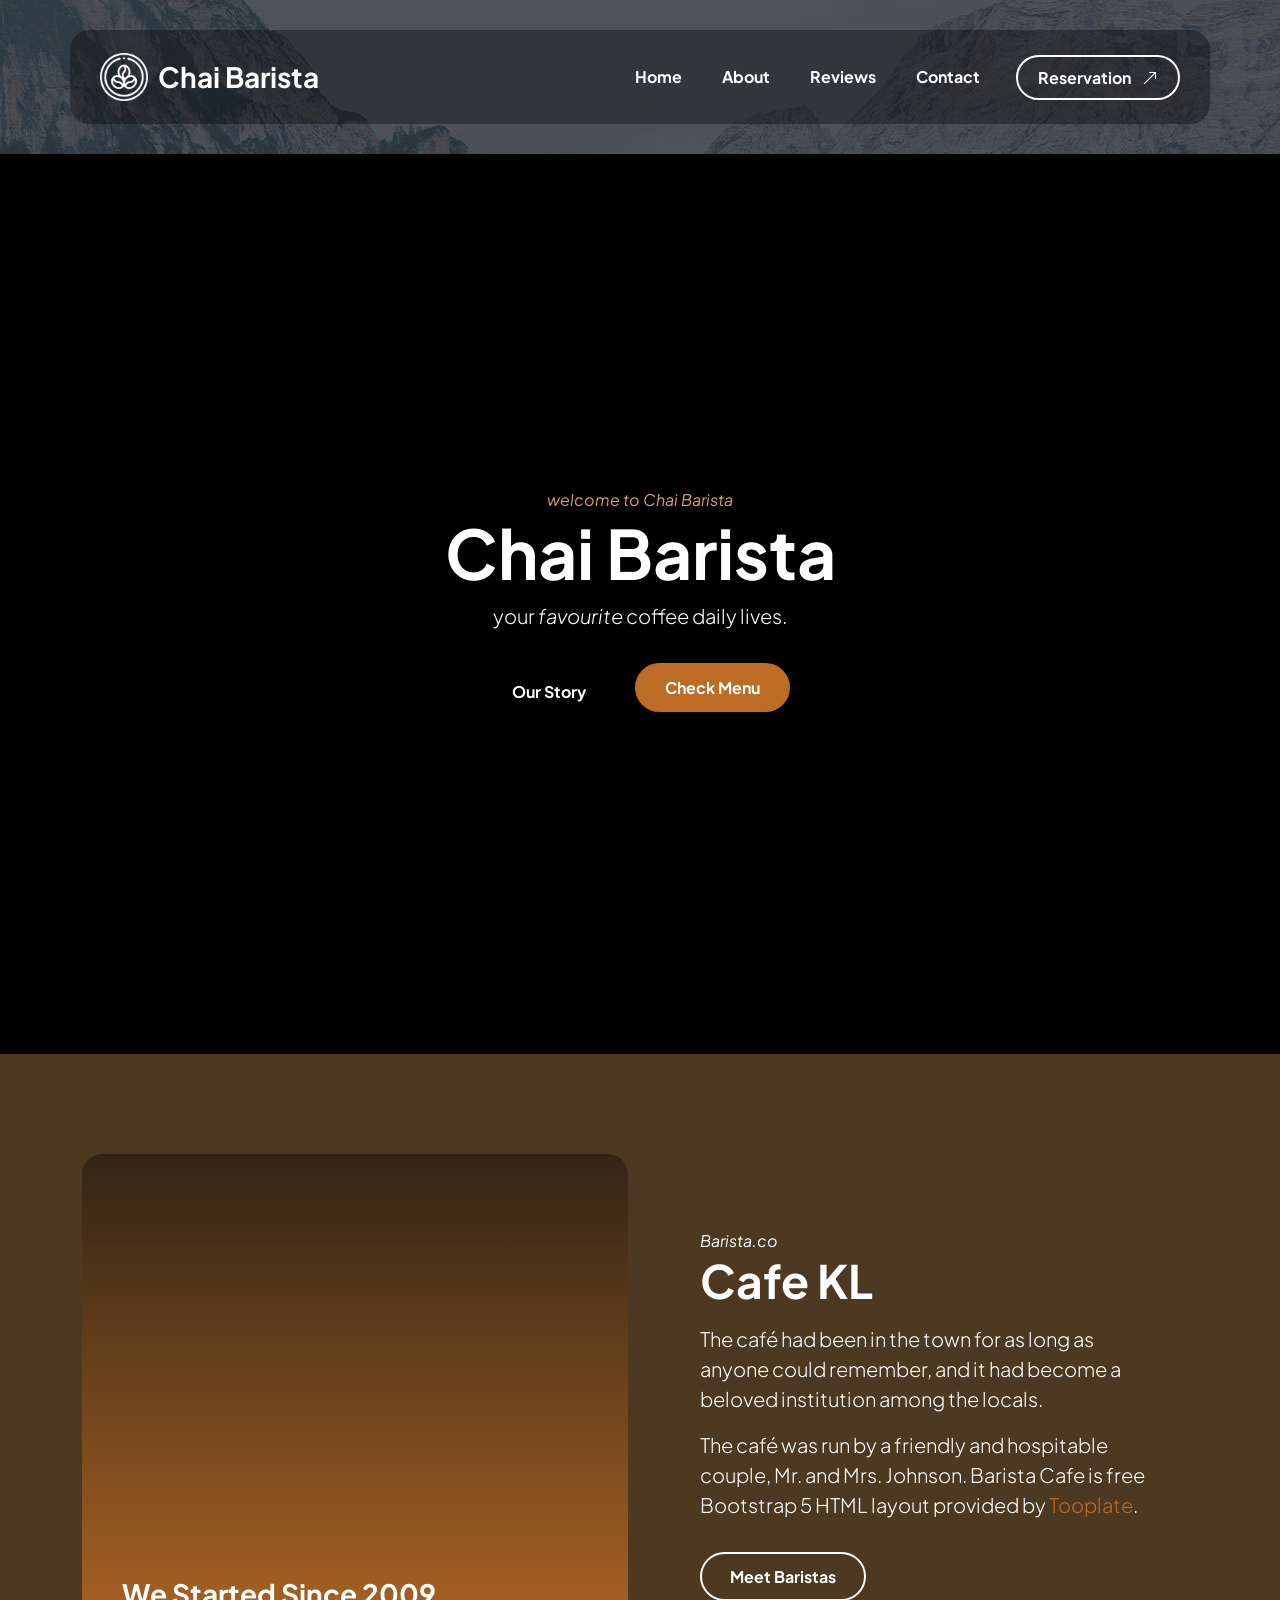
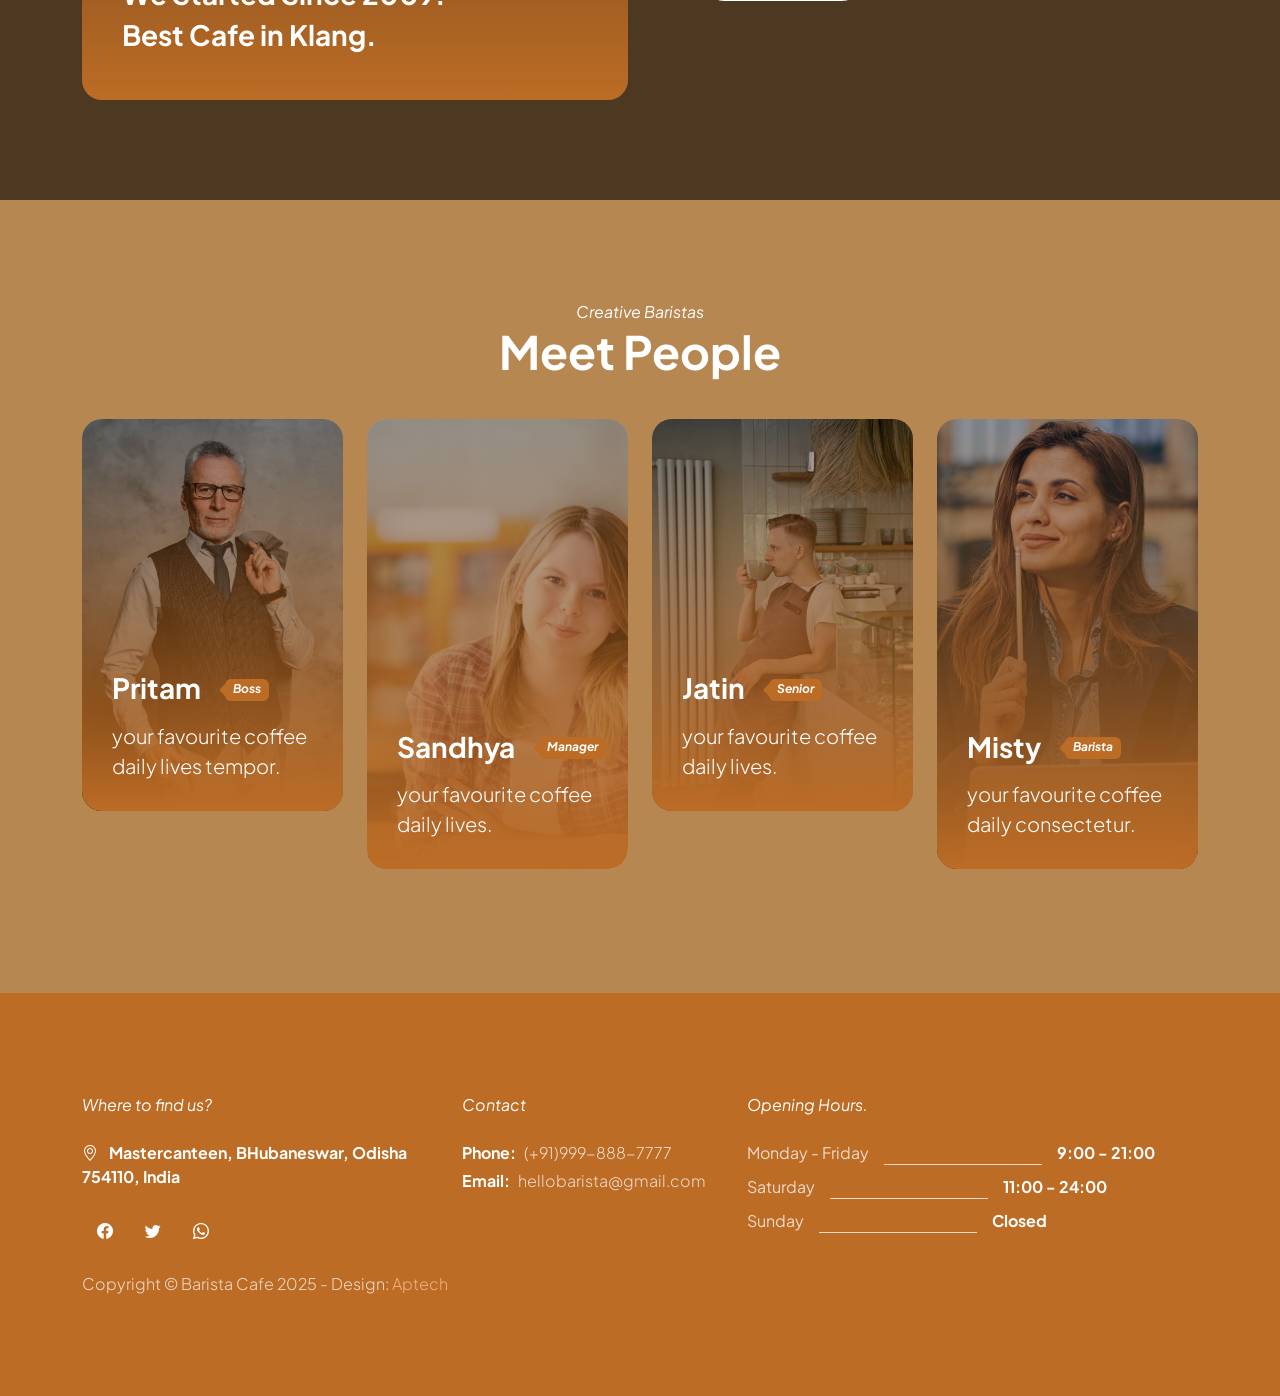
<file: index.html>
<!doctype html>
<html lang="en">

<head>
    <meta charset="utf-8">
    <meta name="viewport" content="width=device-width, initial-scale=1">

    <meta name="description" content="">
    <meta name="author" content="">
    <title>Barista's Cafe</title>
    <link rel="preconnect" href="https://fonts.googleapis.com">
    <link rel="preconnect" href="https://fonts.gstatic.com" crossorigin>
    <link
        href="https://fonts.googleapis.com/css2?family=Plus+Jakarta+Sans:ital,wght@0,200;0,400;0,600;0,700;1,200;1,700&display=swap"
        rel="stylesheet">
    <link href="css/bootstrap.min.css" rel="stylesheet">
    <link href="css/bootstrap-icons.css" rel="stylesheet">
    <link href="css/vegas.min.css" rel="stylesheet">
    <link href="css/barista.css" rel="stylesheet">
</head>

<body>
    <main>
        <nav class=" navigation navbar navbar-expand-lg">
            <div class="container">
                <a class="navbar-brand d-flex align-items-center" href="index.html">
                    <img src="images/coffee-beans.png" class="navbar-brand-image img-fluid" alt="Barista Cafe Template">
                     Chai Barista
                </a>
                <div class="collapse navbar-collapse" id="navbarNav">
                    <ul class="navbar-nav ms-lg-auto">
                        <li class="nav-item">
                            <a class="nav-link click-scroll" href="index.html">Home</a>
                        </li>
                        <li class="nav-item">
                            <a class="nav-link click-scroll" href="#section_2">About</a>
                        </li>
                        <li class="nav-item">
                            <a class="nav-link click-scroll" href="Review.html">Reviews</a>
                        </li>
                        <li class="nav-item">
                            <a class="nav-link click-scroll" href="Contact.html">Contact</a>
                        </li>
                    </ul>
                    <div class="ms-lg-3">
                        <a class="btn custom-btn custom-border-btn" href="reservation.html">
                            Reservation
                            <i class="bi-arrow-up-right ms-2"></i>
                        </a>
                    </div>
                </div>
            </div>
        </nav>
        <section class="hero-section d-flex justify-content-center align-items-center" id="section_1">
            <div class="container">
                <div class="row align-items-center">
                    <div class="col-lg-6 col-12 mx-auto">
                        <em class="small-text">welcome to Chai Barista</em>
                        <h1>Chai Barista</h1>
                        <p class="text-white mb-4 pb-lg-2">
                            your <em>favourite</em> coffee daily lives.
                        </p>
                        <a class="btn custom-btn custom-border-btn smoothscroll me-3" href="#section_2">
                            Our Story
                        </a>
                        <a class="btn custom-btn smoothscroll me-2 mb-2" href="OurMenu.html"><strong>Check
                                Menu</strong></a>
                    </div>
                </div>
            </div>
            <div class="hero-slides"></div>
        </section>
        <section class="about-section section-padding" id="section_2">
            <div class="section-overlay"></div>
            <div class="container">
                <div class="row align-items-center">
                    <div class="col-lg-6 col-12">
                        <div class="ratio ratio-1x1">
                            <video autoplay="" loop="" muted="" class="custom-video" poster="">
                                <source src="videos/pexels-mike-jones-9046237.mp4" type="video/mp4">
                                Your browser does not support the video tag.
                            </video>
                            <div class="about-video-info d-flex flex-column">
                                <h4 class="mt-auto">We Started Since 2009.</h4>
                                <h4>Best Cafe in Klang.</h4>
                            </div>
                        </div>
                    </div>
                    <div class="col-lg-5 col-12 mt-4 mt-lg-0 mx-auto">
                        <em class="text-white">Barista.co</em>
                        <h2 class="text-white mb-3">Cafe KL</h2>
                        <p class="text-white">The café had been in the town for as long as anyone could remember, and it
                            had become a beloved institution among the locals.</p>
                        <p class="text-white">The café was run by a friendly and hospitable couple, Mr. and Mrs.
                            Johnson. Barista Cafe is free Bootstrap 5 HTML layout provided by <a rel="nofollow"
                                href="https://www.tooplate.com" target="_blank">Tooplate</a>.</p>
                        <a href="#barista-team" class="smoothscroll btn custom-btn custom-border-btn mt-3 mb-4">Meet
                            Baristas</a>
                    </div>
                </div>
            </div>
        </section>
        <section class="barista-section section-padding section-bg" id="barista-team">
            <div class="container">
                <div class="row justify-content-center">
                    <div class="col-lg-12 col-12 text-center mb-4 pb-lg-2">
                        <em class="text-white">Creative Baristas</em>
                        <h2 class="text-white">Meet People</h2>
                    </div>
                    <div class="col-lg-3 col-md-6 col-12 mb-4">
                        <div class="team-block-wrap">
                            <div class="team-block-info d-flex flex-column">
                                <div class="d-flex mt-auto mb-3">
                                    <h4 class="text-white mb-0">Pritam</h4>
                                    <p class="badge ms-4"><em>Boss</em></p>
                                </div>
                                <p class="text-white mb-0">your favourite coffee daily lives tempor.</p>
                            </div>
                            <div class="team-block-image-wrap">
                                <img src="images/team/portrait-elegant-old-man-wearing-suit.jpg"
                                    class="team-block-image img-fluid" alt="">
                            </div>
                        </div>
                    </div>
                    <div class="col-lg-3 col-md-6 col-12 mb-4">
                        <div class="team-block-wrap">
                            <div class="team-block-info d-flex flex-column">
                                <div class="d-flex mt-auto mb-3">
                                    <h4 class="text-white mb-0">Sandhya</h4>
                                    <p class="badge ms-4"><em>Manager</em></p>
                                </div>
                                <p class="text-white mb-0">your favourite coffee daily lives.</p>
                            </div>
                            <div class="team-block-image-wrap">
                                <img style="height: 500px" src="images/physics.jpg"
                                    class="team-block-image img-fluid" alt="">
                            </div>
                        </div>
                    </div>
                    <div class="col-lg-3 col-md-6 col-12 mb-4">
                        <div class="team-block-wrap">
                            <div class="team-block-info d-flex flex-column">
                                <div class="d-flex mt-auto mb-3">
                                    <h4 class="text-white mb-0">Jatin</h4>
                                    <p class="badge ms-4"><em>Senior</em></p>
                                </div>
                                <p class="text-white mb-0">your favourite coffee daily lives.</p>
                            </div>
                            <div class="team-block-image-wrap">
                                <img src="images/team/small-business-owner-drinking-coffee.jpg"
                                    class="team-block-image img-fluid" alt="">
                            </div>
                        </div>
                    </div>
                    <div class="col-lg-3 col-md-6 col-12">
                        <div class="team-block-wrap">
                            <div class="team-block-info d-flex flex-column">
                                <div class="d-flex mt-auto mb-3">
                                    <h4 class="text-white mb-0">Misty</h4>
                                    <p class="badge ms-4"><em>Barista</em></p>
                                </div>
                                <p class="text-white mb-0">your favourite coffee daily consectetur.</p>
                            </div>
                            <div class="team-block-image-wrap">
                                <img  style="height: 500px;"src="images/it.jpg"
                                    class="team-block-image img-fluid" alt="">
                            </div>
                        </div>
                    </div>
                </div>
            </div>
        </section>
        <!-- <section class="contact-section section-padding" id="section_5">
            <div class="container">
                <div class="row">
                    <div class="col-lg-12 col-12">
                        <em class="text-white">Say Hello</em>
                        <h2 class="text-white mb-4 pb-lg-2">Contact</h2>
                    </div>
                    <div class="col-lg-6 col-12">
                        <form action="#" method="post" class="custom-form contact-form" role="form">
                            <div class="row">
                                <div class="col-lg-6 col-12">
                                    <label for="name" class="form-label">Name <sup class="text-danger">*</sup></label>
                                    <input type="text" name="name" id="name" class="form-control" placeholder="Jackson"
                                        required="">
                                </div>
                                <div class="col-lg-6 col-12">
                                    <label for="email" class="form-label">Email Address</label>
                                    <input type="email" name="email" id="email" pattern="[^ @]*@[^ @]*"
                                        class="form-control" placeholder="Jack@gmail.com" required="">
                                </div>
                                <div class="col-12">
                                    <label for="message" class="form-label">How can we help?</label>
                                    <textarea name="message" rows="4" class="form-control" id="message"
                                        placeholder="Message" required=""></textarea>
                                </div>
                            </div>
                            <div class="col-lg-5 col-12 mx-auto mt-3">
                                <button type="submit" class="form-control">Send Message</button>
                            </div>
                        </form>
                    </div> -->
                    <!-- <div class="col-lg-6 col-12 mx-auto mt-5 mt-lg-0 ps-lg-5">
                        <iframe
                            src="https://www.google.com/maps/embed?pb=!1m18!1m12!1m3!1d3742.797412797638!2d85.84046467500973!3d20.26723498119831!2m3!1f0!2f0!3f0!3m2!1i1024!2i768!4f13.1!3m3!1m2!1s0x3a19a79f7b44227b%3A0xed8987252238055f!2sBhubaneswar%20Railway%20Station%20(Mastercanteen)!5e0!3m2!1sen!2sin!4v1761547509593!5m2!1sen!2sin"
                            width="600" height="450" style="border:0;" allowfullscreen="" loading="lazy"
                            referrerpolicy="no-referrer-when-downgrade"></iframe>
                    </div>
                </div>
            </div> -->
        </section>
        <footer class="site-footer">
            <div class="container">
                <div class="row">
                    <div class="col-lg-4 col-12 me-auto">
                        <em class="text-white d-block mb-4">Where to find us?</em>
                        <strong class="text-white">
                            <i class="bi-geo-alt me-2"></i>
                            Mastercanteen, BHubaneswar, Odisha 754110, India
                        </strong>
                        <ul class="social-icon mt-4">
                            <li class="social-icon-item">
                                <a href="#" class="social-icon-link bi-facebook">
                                </a>
                            </li>
                            <li class="social-icon-item">
                                <a href="https://x.com/minthu" target="_new" class="social-icon-link bi-twitter">
                                </a>
                            </li>
                            <li class="social-icon-item">
                                <a href="#" class="social-icon-link bi-whatsapp">
                                </a>
                            </li>
                        </ul>
                    </div>
                    <div class="col-lg-3 col-12 mt-4 mb-3 mt-lg-0 mb-lg-0">
                        <em class="text-white d-block mb-4">Contact</em>
                        <p class="d-flex mb-1">
                            <strong class="me-2">Phone:</strong>
                            <a href="tel: 305-240-9671" class="site-footer-link">
                                (+91)999-888-7777
                            </a>
                        </p>
                        <p class="d-flex">
                            <strong class="me-2">Email:</strong>
                            <a href="mailto:info@yourgmail.com" class="site-footer-link">
                                hellobarista@gmail.com
                            </a>
                        </p>
                    </div>
                    <div class="col-lg-5 col-12">
                        <em class="text-white d-block mb-4">Opening Hours.</em>
                        <ul class="opening-hours-list">
                            <li class="d-flex">
                                Monday - Friday
                                <span class="underline"></span>
                                <strong>9:00 - 21:00</strong>
                            </li>
                            <li class="d-flex">
                                Saturday
                                <span class="underline"></span>
                                <strong>11:00 - 24:00</strong>
                            </li>
                            <li class="d-flex">
                                Sunday
                                <span class="underline"></span>
                                <strong>Closed</strong>
                            </li>
                        </ul>
                    </div>
                    <div class="col-lg-8 col-12 mt-4">
                        <p class="copyright-text mb-0">Copyright © Barista Cafe 2025
                            - Design: <a rel="sponsored" href="https://www.tooplate.com" target="_blank">Aptech</a></p>
                    </div>
                </div>
        </footer>
    </main>
    <script src="js/jquery.min.js"></script>
    <script src="js/bootstrap.min.js"></script>
    <!-- <script src="js/jquery.sticky.js"></script>
    <script src="js/click-scroll.js"></script>
    <script src="js/vegas.min.js"></script>
    <script src="js/custom.js"></script> -->
</body>

</html>
</file>
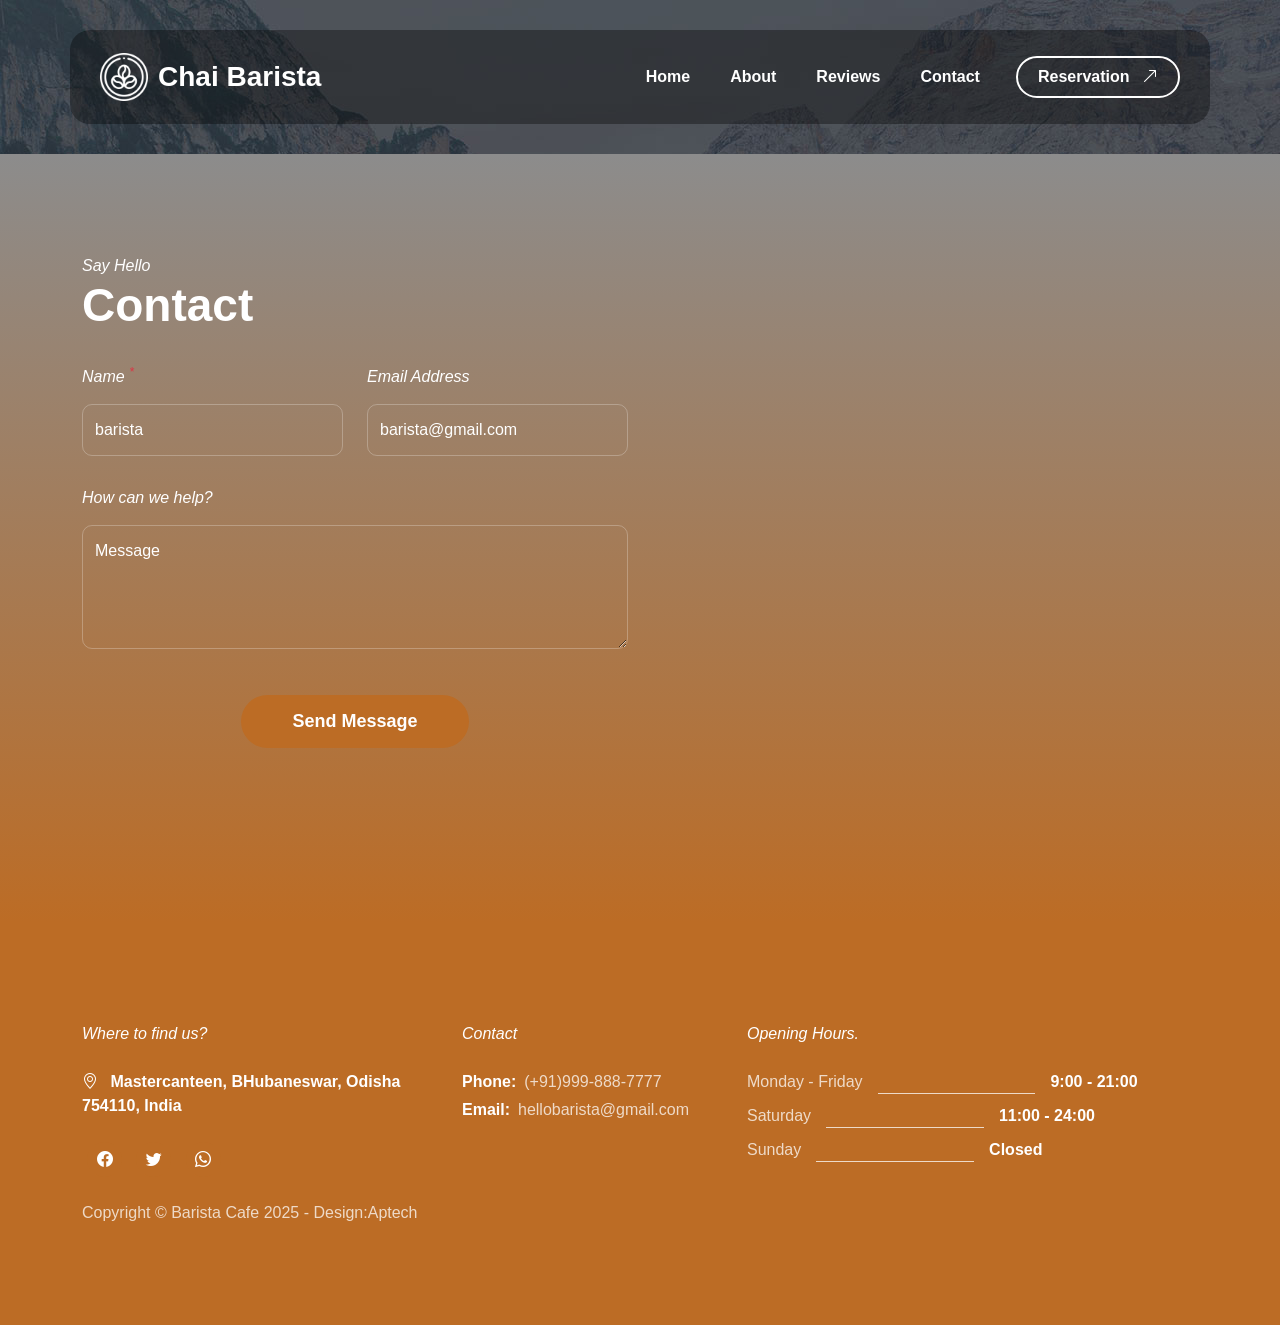
<file: Contact.html>
<!DOCTYPE html>
<html lang="en">

<head>
    <meta charset="UTF-8">
    <meta name="viewport" content="width=device-width, initial-scale=1.0">
    <title>Contact</title>
    <link href="css/bootstrap.min.css" rel="stylesheet">
    <link href="css/bootstrap-icons.css" rel="stylesheet">
    <link href="css/vegas.min.css" rel="stylesheet">
    <link href="css/barista.css" rel="stylesheet">
</head>

<body>
    <nav class="navbar navbar-expand-lg">
        <div class="container">
            <a class="navbar-brand d-flex align-items-center" href="index.html">
                <img src="images/coffee-beans.png" class="navbar-brand-image img-fluid" alt="Barista Cafe Template">
                 Chai Barista
            </a>
            <div class="collapse navbar-collapse" id="navbarNav">
                <ul class="navbar-nav ms-lg-auto">
                    <li class="nav-item">
                        <a class="nav-link click-scroll" href="index.html">Home</a>
                    </li>
                    <li class="nav-item">
                        <a class="nav-link click-scroll" href="">About</a>
                    </li>
                    <li class="nav-item">
                        <a class="nav-link click-scroll" href="Review.html">Reviews</a>
                    </li>
                    <li class="nav-item">
                        <a class="nav-link click-scroll" href="Contact.html">Contact</a>
                    </li>
                </ul>
                <div class="ms-lg-3">
                    <a class="btn custom-btn custom-border-btn" href="reservation.html">
                        Reservation
                        <i class="bi-arrow-up-right ms-2"></i>
                    </a>
                </div>
            </div>
        </div>
    </nav>
    <section class="contact-section section-padding" id="section_5">
        <div class="container">
            <div class="row">
                <div class="col-lg-12 col-12">
                    <em class="text-white">Say Hello</em>
                    <h2 class="text-white mb-4 pb-lg-2">Contact</h2>
                </div>
                <div class="col-lg-6 col-12">
                    <form action="#" method="post" class="custom-form contact-form" role="form">
                        <div class="row">
                            <div class="col-lg-6 col-12">
                                <label for="name" class="form-label">Name <sup class="text-danger">*</sup></label>

                                <input type="text" name="name" id="name" class="form-control" placeholder="barista"
                                    required="">
                                <span class="name-error" id="alert"></span>
                            </div>
                            <div class="col-lg-6 col-12">
                                <label for="email" class="form-label">Email Address</label>
                                <input type="email" name="email" id="email" pattern="[^ @]*@[^ @]*" class="form-control"
                                    placeholder="barista@gmail.com" required="">
                                <span class="email-error" id="alert"></span>
                            </div>
                            <div class="col-12">
                                <label for="message" class="form-label">How can we help?</label>
                                <textarea name="message" rows="4" class="form-control" id="message"
                                    placeholder="Message" required=""></textarea>
                                <span class="message-error" id="alert"></span>
                            </div>
                        </div>
                        <div class="col-lg-5 col-12 mx-auto mt-3">
                            <button type="submit" class="form-control" id="submit">Send Message</button>
                        </div>
                    </form>
                </div>
                <div class="col-lg-6 col-12 mx-auto mt-5 mt-lg-0 ps-lg-5">
                    <iframe
                        src="https://www.google.com/maps/embed?pb=!1m18!1m12!1m3!1d3742.797412797638!2d85.84046467500973!3d20.26723498119831!2m3!1f0!2f0!3f0!3m2!1i1024!2i768!4f13.1!3m3!1m2!1s0x3a19a79f7b44227b%3A0xed8987252238055f!2sBhubaneswar%20Railway%20Station%20(Mastercanteen)!5e0!3m2!1sen!2sin!4v1761547509593!5m2!1sen!2sin"
                        width="600" height="450" style="border:0;" allowfullscreen="" loading="lazy"
                        referrerpolicy="no-referrer-when-downgrade"></iframe>
                </div>
            </div>
        </div>
    </section>
    <footer class="site-footer">
        <div class="container">
            <div class="row">
                <div class="col-lg-4 col-12 me-auto">
                    <em class="text-white d-block mb-4">Where to find us?</em>
                    <strong class="text-white">
                        <i class="bi-geo-alt me-2"></i>
                        Mastercanteen, BHubaneswar, Odisha 754110, India
                    </strong>
                    <ul class="social-icon mt-4">
                        <li class="social-icon-item">
                            <a href="#" class="social-icon-link bi-facebook">
                            </a>
                        </li>
                        <li class="social-icon-item">
                            <a href="https://x.com/minthu" target="_new" class="social-icon-link bi-twitter">
                            </a>
                        </li>
                        <li class="social-icon-item">
                            <a href="#" class="social-icon-link bi-whatsapp">
                            </a>
                        </li>
                    </ul>
                </div>
                <div class="col-lg-3 col-12 mt-4 mb-3 mt-lg-0 mb-lg-0">
                    <em class="text-white d-block mb-4">Contact</em>
                    <p class="d-flex mb-1">
                        <strong class="me-2">Phone:</strong>
                        <a href="tel: 305-240-9671" class="site-footer-link">
                            (+91)999-888-7777
                        </a>
                    </p>
                    <p class="d-flex">
                        <strong class="me-2">Email:</strong>
                        <a href="mailto:info@yourgmail.com" class="site-footer-link">
                            hellobarista@gmail.com
                        </a>
                    </p>
                </div>
                <div class="col-lg-5 col-12">
                    <em class="text-white d-block mb-4">Opening Hours.</em>
                    <ul class="opening-hours-list">
                        <li class="d-flex">
                            Monday - Friday
                            <span class="underline"></span>

                            <strong>9:00 - 21:00</strong>
                        </li>
                        <li class="d-flex">
                            Saturday
                            <span class="underline"></span>

                            <strong>11:00 - 24:00</strong>
                        </li>
                        <li class="d-flex">
                            Sunday
                            <span class="underline"></span>

                            <strong>Closed</strong>
                        </li>
                    </ul>
                </div>
                <div class="col-lg-8 col-12 mt-4">
                    <p class="copyright-text mb-0">Copyright © Barista Cafe 2025
                        - Design:Aptech</p>
                </div>
            </div>
    </footer>
</body>

</html>
</file>
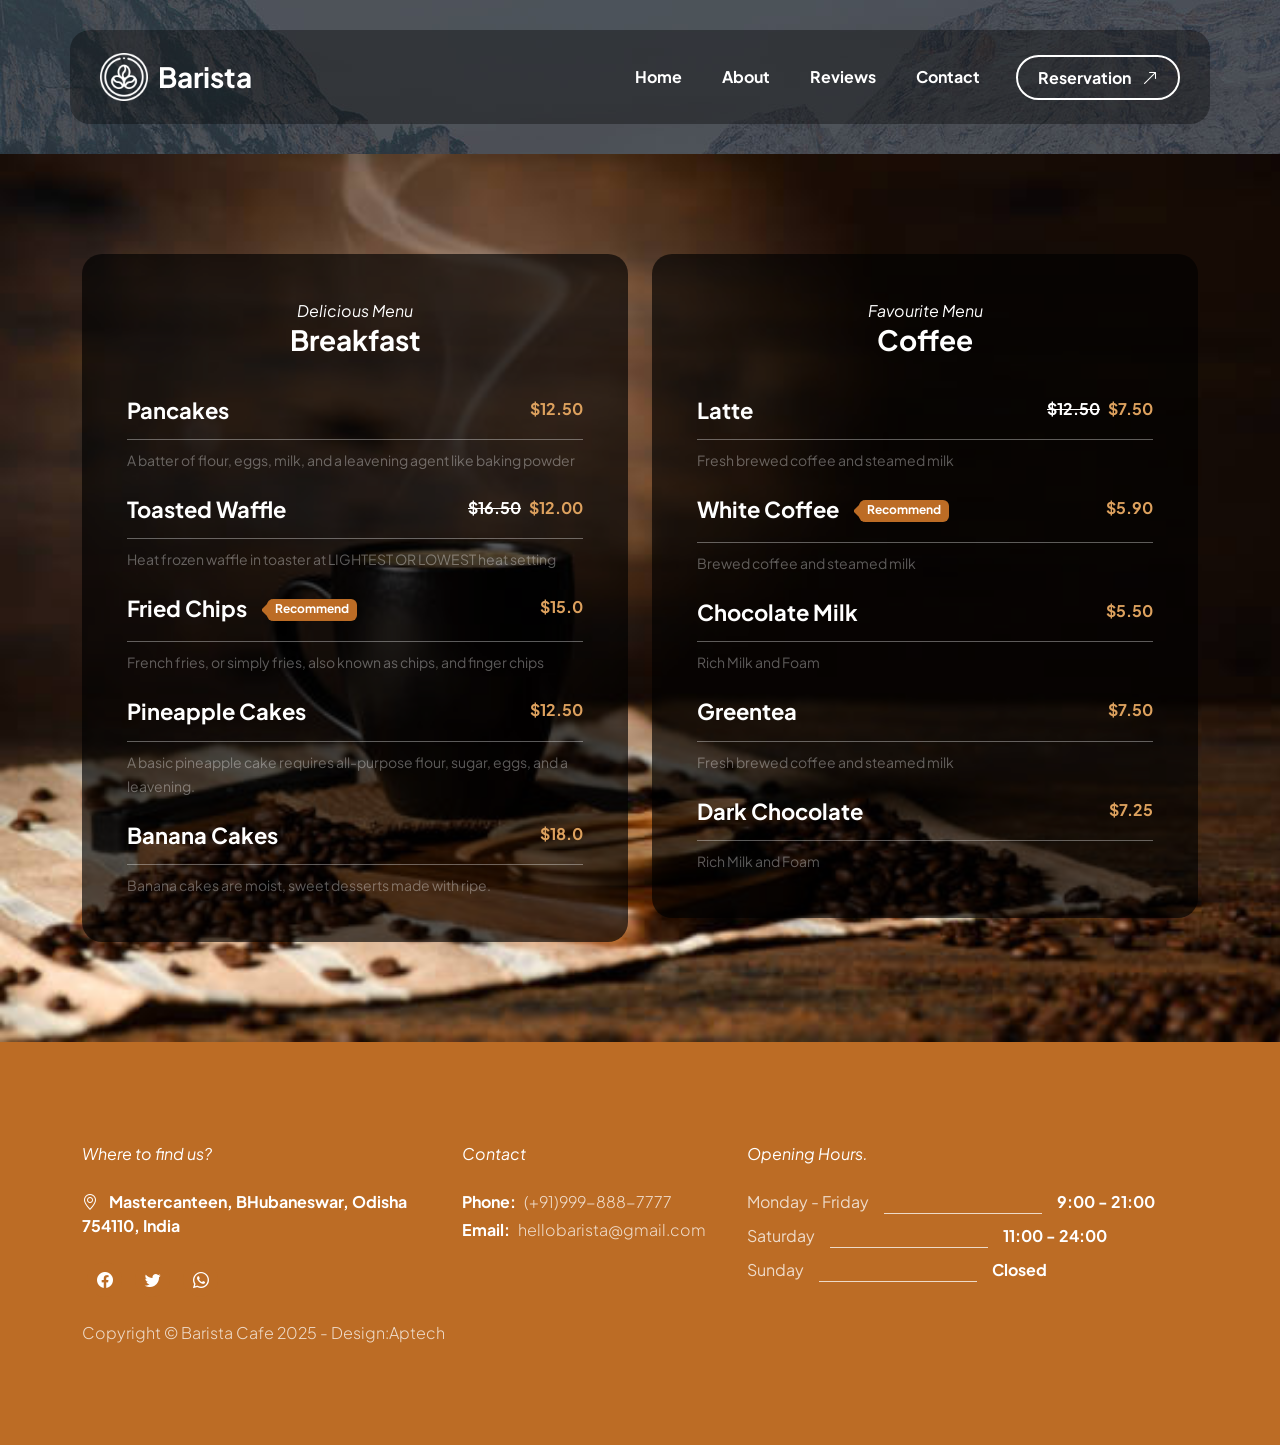
<file: OurMenu.html>
<!DOCTYPE html>
<html lang="en">

<head>
    <meta charset="UTF-8">
    <meta name="viewport" content="width=device-width, initial-scale=1.0">
    <title>Our Menu</title>
    <link rel="preconnect" href="https://fonts.googleapis.com">
    <link rel="preconnect" href="https://fonts.gstatic.com" crossorigin>
    <link
        href="https://fonts.googleapis.com/css2?family=Plus+Jakarta+Sans:ital,wght@0,200;0,400;0,600;0,700;1,200;1,700&display=swap"
        rel="stylesheet">
    <link href="css/bootstrap.min.css" rel="stylesheet">
    <link href="css/bootstrap-icons.css" rel="stylesheet">
    <link href="css/vegas.min.css" rel="stylesheet">
    <link href="css/barista.css" rel="stylesheet">
</head>

<body>
    <main>

        <body class="my-cafe">
            <div>
                <nav class="navbar navbar-expand-lg">
                    <div class="container">
                        <a class="navbar-brand d-flex align-items-center" href="index.html">
                            <img src="images/coffee-beans.png" class="navbar-brand-image img-fluid"
                                alt="Barista Cafe Template">
                            Barista
                        </a>
                        <button class="navbar-toggler" type="button" data-bs-toggle="collapse"
                            data-bs-target="#navbarNav" aria-controls="navbarNav" aria-expanded="false"
                            aria-label="Toggle navigation">
                            <span class="navbar-toggler-icon"></span>
                        </button>
                        <div class="collapse navbar-collapse" id="navbarNav">
                            <ul class="navbar-nav ms-lg-auto">
                                <li class="nav-item">
                                    <a class="nav-link click-scroll" href="index.html">Home</a>
                                </li>
                                <li class="nav-item">
                                    <a class="nav-link click-scroll" href="#section_2">About</a>
                                </li>
                                <li class="nav-item">
                                    <a class="nav-link click-scroll" href="Review.html">Reviews</a>
                                </li>
                                <li class="nav-item">
                                    <a class="nav-link click-scroll" href="Contact.html">Contact</a>
                                </li>
                            </ul>
                            <div class="ms-lg-3">
                                <a class="btn custom-btn custom-border-btn" href="reservation.html">
                                    Reservation
                                    <i class="bi-arrow-up-right ms-2"></i>
                                </a>
                            </div>
                        </div>
                    </div>
                </nav>
                <section class="menu-section section-padding" id="section_3">
                    <div class="container">
                        <div class="row">
                            <div class="col-lg-6 col-12 mb-4 mb-lg-0">
                                <div class="menu-block-wrap">
                                    <div class="text-center mb-4 pb-lg-2">
                                        <em class="text-white">Delicious Menu</em>
                                        <h4 class="text-white">Breakfast</h4>
                                    </div>
                                    <div class="menu-block">
                                        <div class="d-flex">
                                            <h6>Pancakes</h6>
                                            <span class="underline"></span>
                                            <strong class="ms-auto">$12.50</strong>
                                        </div>
                                        <div class="border-top mt-2 pt-2">
                                            <small> A batter of flour, eggs, milk, and a leavening agent like baking
                                                powder</small>
                                        </div>
                                    </div>
                                    <div class="menu-block my-4">
                                        <div class="d-flex">
                                            <h6>
                                                Toasted Waffle
                                            </h6>
                                            <span class="underline"></span>
                                            <strong class="text-white ms-auto"><del>$16.50</del></strong>
                                            <strong class="ms-2">$12.00</strong>
                                        </div>
                                        <div class="border-top mt-2 pt-2">
                                            <small>Heat frozen waffle in toaster at LIGHTEST OR LOWEST heat
                                                setting</small>
                                        </div>
                                    </div>
                                    <div class="menu-block">
                                        <div class="d-flex">
                                            <h6>Fried Chips
                                                <span class="badge ms-3">Recommend</span>
                                            </h6>
                                            <span class="underline"></span>
                                            <strong class="ms-auto">$15.0</strong>
                                        </div>
                                        <div class="border-top mt-2 pt-2">
                                            <small>French fries, or simply fries, also known as chips, and finger
                                                chips</small>
                                        </div>
                                    </div>
                                    <div class="menu-block my-4">
                                        <div class="d-flex">
                                            <h6>Pineapple Cakes</h6>
                                            <span class="underline"></span>
                                            <strong class="ms-auto">$12.50</strong>
                                        </div>
                                        <div class="border-top mt-2 pt-2">
                                            <small>A basic pineapple cake requires all-purpose flour, sugar, eggs, and a
                                                leavening.</small>
                                        </div>
                                    </div>
                                    <div class="menu-block">
                                        <div class="d-flex">
                                            <h6>Banana Cakes</h6>
                                            <span class="underline"></span>
                                            <strong class="ms-auto">$18.0</strong>
                                        </div>
                                        <div class="border-top mt-2 pt-2">
                                            <small>Banana cakes are moist, sweet desserts made with ripe.</small>
                                        </div>
                                    </div>
                                </div>
                            </div>
                            <div class="col-lg-6 col-12">
                                <div class="menu-block-wrap">
                                    <div class="text-center mb-4 pb-lg-2">
                                        <em class="text-white">Favourite Menu</em>
                                        <h4 class="text-white">Coffee</h4>
                                    </div>
                                    <div class="menu-block">
                                        <div class="d-flex">
                                            <h6>Latte</h6>
                                            <span class="underline"></span>
                                            <strong class="text-white ms-auto"><del>$12.50</del></strong>
                                            <strong class="ms-2">$7.50</strong>
                                        </div>
                                        <div class="border-top mt-2 pt-2">
                                            <small>Fresh brewed coffee and steamed milk</small>
                                        </div>
                                    </div>
                                    <div class="menu-block my-4">
                                        <div class="d-flex">
                                            <h6>
                                                White Coffee
                                                <span class="badge ms-3">Recommend</span>
                                            </h6>
                                            <span class="underline"></span>
                                            <strong class="ms-auto">$5.90</strong>
                                        </div>
                                        <div class="border-top mt-2 pt-2">
                                            <small>Brewed coffee and steamed milk</small>
                                        </div>
                                    </div>
                                    <div class="menu-block">
                                        <div class="d-flex">
                                            <h6>Chocolate Milk</h6>
                                            <span class="underline"></span>
                                            <strong class="ms-auto">$5.50</strong>
                                        </div>
                                        <div class="border-top mt-2 pt-2">
                                            <small>Rich Milk and Foam</small>
                                        </div>
                                    </div>
                                    <div class="menu-block my-4">
                                        <div class="d-flex">
                                            <h6>Greentea</h6>
                                            <span class="underline"></span>
                                            <strong class="ms-auto">$7.50</strong>
                                        </div>
                                        <div class="border-top mt-2 pt-2">
                                            <small>Fresh brewed coffee and steamed milk</small>
                                        </div>
                                    </div>
                                    <div class="menu-block">
                                        <div class="d-flex">
                                            <h6>Dark Chocolate</h6>
                                            <span class="underline"></span>
                                            <strong class="ms-auto">$7.25</strong>
                                        </div>
                                        <div class="border-top mt-2 pt-2">
                                            <small>Rich Milk and Foam</small>
                                        </div>
                                    </div>
                                </div>
                            </div>
                        </div>
                    </div>
                </section>
                <footer class="site-footer">
                    <div class="container">
                        <div class="row">
                            <div class="col-lg-4 col-12 me-auto">
                                <em class="text-white d-block mb-4">Where to find us?</em>
                                <strong class="text-white">
                                    <i class="bi-geo-alt me-2"></i>
                                    Mastercanteen, BHubaneswar, Odisha 754110, India
                                </strong>
                                <ul class="social-icon mt-4">
                                    <li class="social-icon-item">
                                        <a href="#" class="social-icon-link bi-facebook">
                                        </a>
                                    </li>
                                    <li class="social-icon-item">
                                        <a href="https://x.com/minthu" target="_new"
                                            class="social-icon-link bi-twitter">
                                        </a>
                                    </li>
                                    <li class="social-icon-item">
                                        <a href="#" class="social-icon-link bi-whatsapp">
                                        </a>
                                    </li>
                                </ul>
                            </div>
                            <div class="col-lg-3 col-12 mt-4 mb-3 mt-lg-0 mb-lg-0">
                                <em class="text-white d-block mb-4">Contact</em>
                                <p class="d-flex mb-1">
                                    <strong class="me-2">Phone:</strong>
                                    <a href="tel: 305-240-9671" class="site-footer-link">
                                        (+91)999-888-7777
                                    </a>
                                </p>
                                <p class="d-flex">
                                    <strong class="me-2">Email:</strong>
                                    <a href="mailto:info@yourgmail.com" class="site-footer-link">
                                        hellobarista@gmail.com
                                    </a>
                                </p>
                            </div>
                            <div class="col-lg-5 col-12">
                                <em class="text-white d-block mb-4">Opening Hours.</em>
                                <ul class="opening-hours-list">
                                    <li class="d-flex">
                                        Monday - Friday
                                        <span class="underline"></span>
                                        <strong>9:00 - 21:00</strong>
                                    </li>
                                    <li class="d-flex">
                                        Saturday
                                        <span class="underline"></span>
                                        <strong>11:00 - 24:00</strong>
                                    </li>
                                    <li class="d-flex">
                                        Sunday
                                        <span class="underline"></span>
                                        <strong>Closed</strong>
                                    </li>
                                </ul>
                            </div>
                            <div class="col-lg-8 col-12 mt-4">
                                <p class="copyright-text mb-0">Copyright © Barista Cafe 2025
                                    - Design:Aptech</p>
                            </div>
                        </div>
                </footer>
        </body>

</html>
</file>
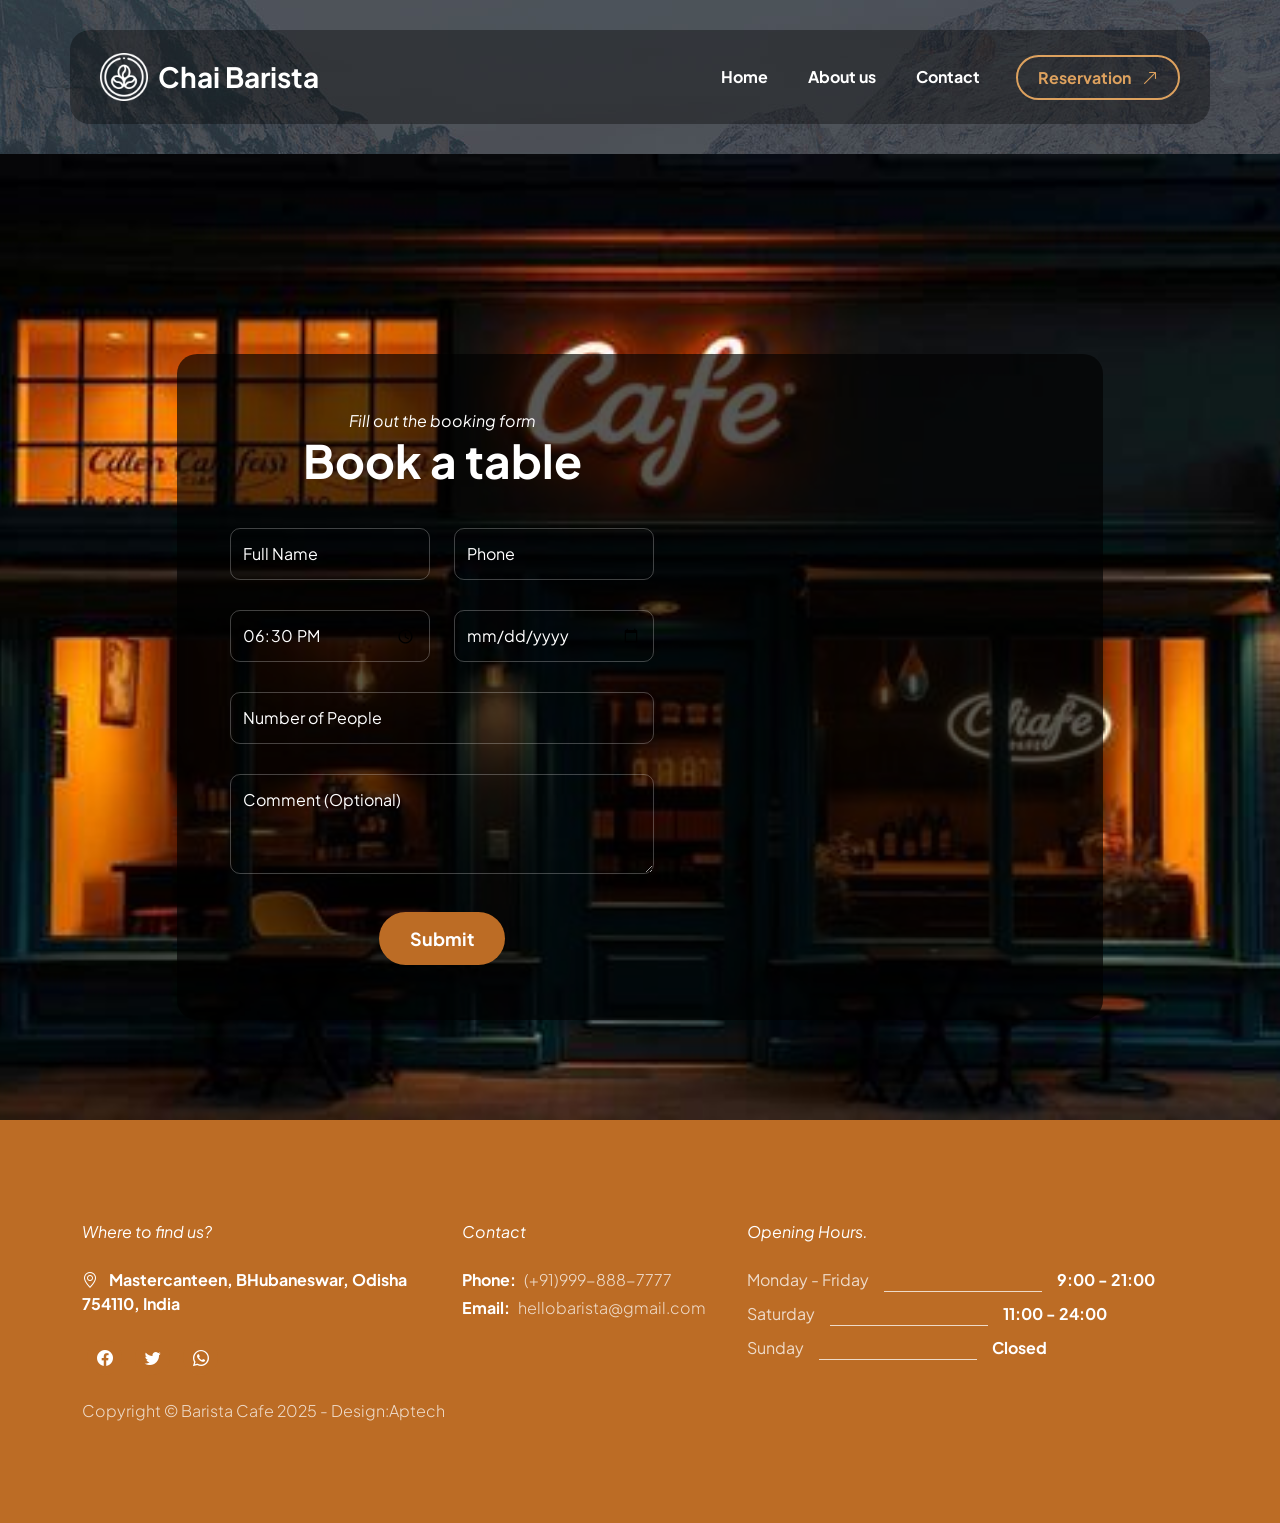
<file: reservation.html>
<!doctype html>
<html lang="en">

<head>
    <meta charset="utf-8">
    <meta name="viewport" content="width=device-width, initial-scale=1">
    <meta name="description" content="">
    <meta name="author" content="">
    <title>Barista Cafe - HTML Reservation Form</title>
    <link rel="preconnect" href="https://fonts.googleapis.com">
    <link rel="preconnect" href="https://fonts.gstatic.com" crossorigin>
    <link
        href="https://fonts.googleapis.com/css2?family=Plus+Jakarta+Sans:ital,wght@0,200;0,400;0,600;0,700;1,200;1,700&display=swap"
        rel="stylesheet">
    <link href="css/bootstrap.min.css" rel="stylesheet">
    <link href="css/bootstrap-icons.css" rel="stylesheet">
    <link href="css/vegas.min.css" rel="stylesheet">
    <link href="css/barista.css" rel="stylesheet">
</head>

<body class="reservation-page">
    <main>
        <nav class="navbar navbar-expand-lg">
            <div class="container">
                <a class="navbar-brand d-flex align-items-center" href="index.html">
                    <img src="images/coffee-beans.png" class="navbar-brand-image img-fluid" alt="">
                     Chai Barista
                </a>
                <button class="navbar-toggler" type="button" data-bs-toggle="collapse" data-bs-target="#navbarNav"
                    aria-controls="navbarNav" aria-expanded="false" aria-label="Toggle navigation">
                    <span class="navbar-toggler-icon"></span>
                </button>
                <div class="collapse navbar-collapse" id="navbarNav">
                    <ul class="navbar-nav ms-lg-auto">
                        <li class="nav-item">
                            <a class="nav-link" href="index.html">Home</a>
                        </li>
                        <li class="nav-item">
                            <a class="nav-link" href="#">About us</a>
                        </li>
                        <li class="nav-item">
                            <a class="nav-link" href="Contact.html">Contact</a>
                        </li>
                    </ul>
                    <div class="ms-lg-3">
                        <a class="btn custom-btn custom-border-btn" href="reservation.html">
                            Reservation
                            <i class="bi-arrow-up-right ms-2"></i>
                        </a>
                    </div>
                </div>
            </div>
        </nav>
        <section class="booking-section section-padding">
            <div class="container">
                <div class="row">
                    <div class="col-lg-10 col-12 mx-auto">
                        <div class="booking-form-wrap">
                            <div class="row">
                                <div class="col-lg-7 col-12 p-0">
                                    <form class="custom-form booking-form" action="#" method="post" role="form">
                                        <div class="text-center mb-4 pb-lg-2">
                                            <em class="text-white">Fill out the booking form</em>
                                            <h2 class="text-white">Book a table</h2>
                                        </div>
                                        <div class="booking-form-body">
                                            <div class="row">
                                                <div class="col-lg-6 col-12">
                                                    <input type="text" name="booking-form-name" id="booking-form-name"
                                                        class="form-control" placeholder="Full Name" required>
                                                </div>
                                                <div class="col-lg-6 col-12">
                                                    <input type="tel" class="form-control" name="booking-form-phone"
                                                        placeholder="Phone">
                                                </div>
                                                <div class="col-lg-6 col-12">
                                                    <input class="form-control" type="time" name="booking-form-time"
                                                        value="18:30">
                                                </div>
                                                <div class="col-lg-6 col-12">
                                                    <input type="date" name="booking-form-date" id="booking-form-date"
                                                        class="form-control" placeholder="Date" required="">
                                                </div>
                                                <div class="col-lg-12 col-12">
                                                    <input type="number" name="booking-form-number"
                                                        id="booking-form-number" class="form-control"
                                                        placeholder="Number of People" required="">
                                                    <textarea name="booking-form-message" rows="3" class="form-control"
                                                        id="booking-form-message"
                                                        placeholder="Comment (Optional)"></textarea>
                                                </div>
                                                <div class="col-lg-4 col-md-10 col-8 mx-auto mt-2">
                                                    <button type="submit" class="form-control">Submit</button>
                                                </div>
                                            </div>
                                        </div>
                                    </form>
                                </div>
                            </div>
                        </div>
                    </div>
                </div>
        </section>
         <footer class="site-footer">
            <div class="container">
                <div class="row">
                    <div class="col-lg-4 col-12 me-auto">
                        <em class="text-white d-block mb-4">Where to find us?</em>
                        <strong class="text-white">
                            <i class="bi-geo-alt me-2"></i>
                            Mastercanteen, BHubaneswar, Odisha 754110, India
                        </strong>
                        <ul class="social-icon mt-4">
                            <li class="social-icon-item">
                                <a href="#" class="social-icon-link bi-facebook">
                                </a>
                            </li>
                            <li class="social-icon-item">
                                <a href="https://x.com/minthu" target="_new" class="social-icon-link bi-twitter">
                                </a>
                            </li>
                            <li class="social-icon-item">
                                <a href="#" class="social-icon-link bi-whatsapp">
                                </a>
                            </li>
                        </ul>
                    </div>
                    <div class="col-lg-3 col-12 mt-4 mb-3 mt-lg-0 mb-lg-0">
                        <em class="text-white d-block mb-4">Contact</em>
                        <p class="d-flex mb-1">
                            <strong class="me-2">Phone:</strong>
                            <a href="tel: 305-240-9671" class="site-footer-link">
                                (+91)999-888-7777
                            </a>
                        </p>
                        <p class="d-flex">
                            <strong class="me-2">Email:</strong>
                            <a href="mailto:info@yourgmail.com" class="site-footer-link">
                                hellobarista@gmail.com
                            </a>
                        </p>
                    </div>
                    <div class="col-lg-5 col-12">
                        <em class="text-white d-block mb-4">Opening Hours.</em>
                        <ul class="opening-hours-list">
                            <li class="d-flex">
                                Monday - Friday
                                <span class="underline"></span>
                                <strong>9:00 - 21:00</strong>
                            </li>
                            <li class="d-flex">
                                Saturday
                                <span class="underline"></span>
                                <strong>11:00 - 24:00</strong>
                            </li>
                            <li class="d-flex">
                                Sunday
                                <span class="underline"></span>
                                <strong>Closed</strong>
                            </li>
                        </ul>
                    </div>
                    <div class="col-lg-8 col-12 mt-4">
                        <p class="copyright-text mb-0">Copyright © Barista Cafe 2025
                            - Design:Aptech</p>
                    </div>
                </div>
        </footer>
    </main>
</body>

</html>
</file>
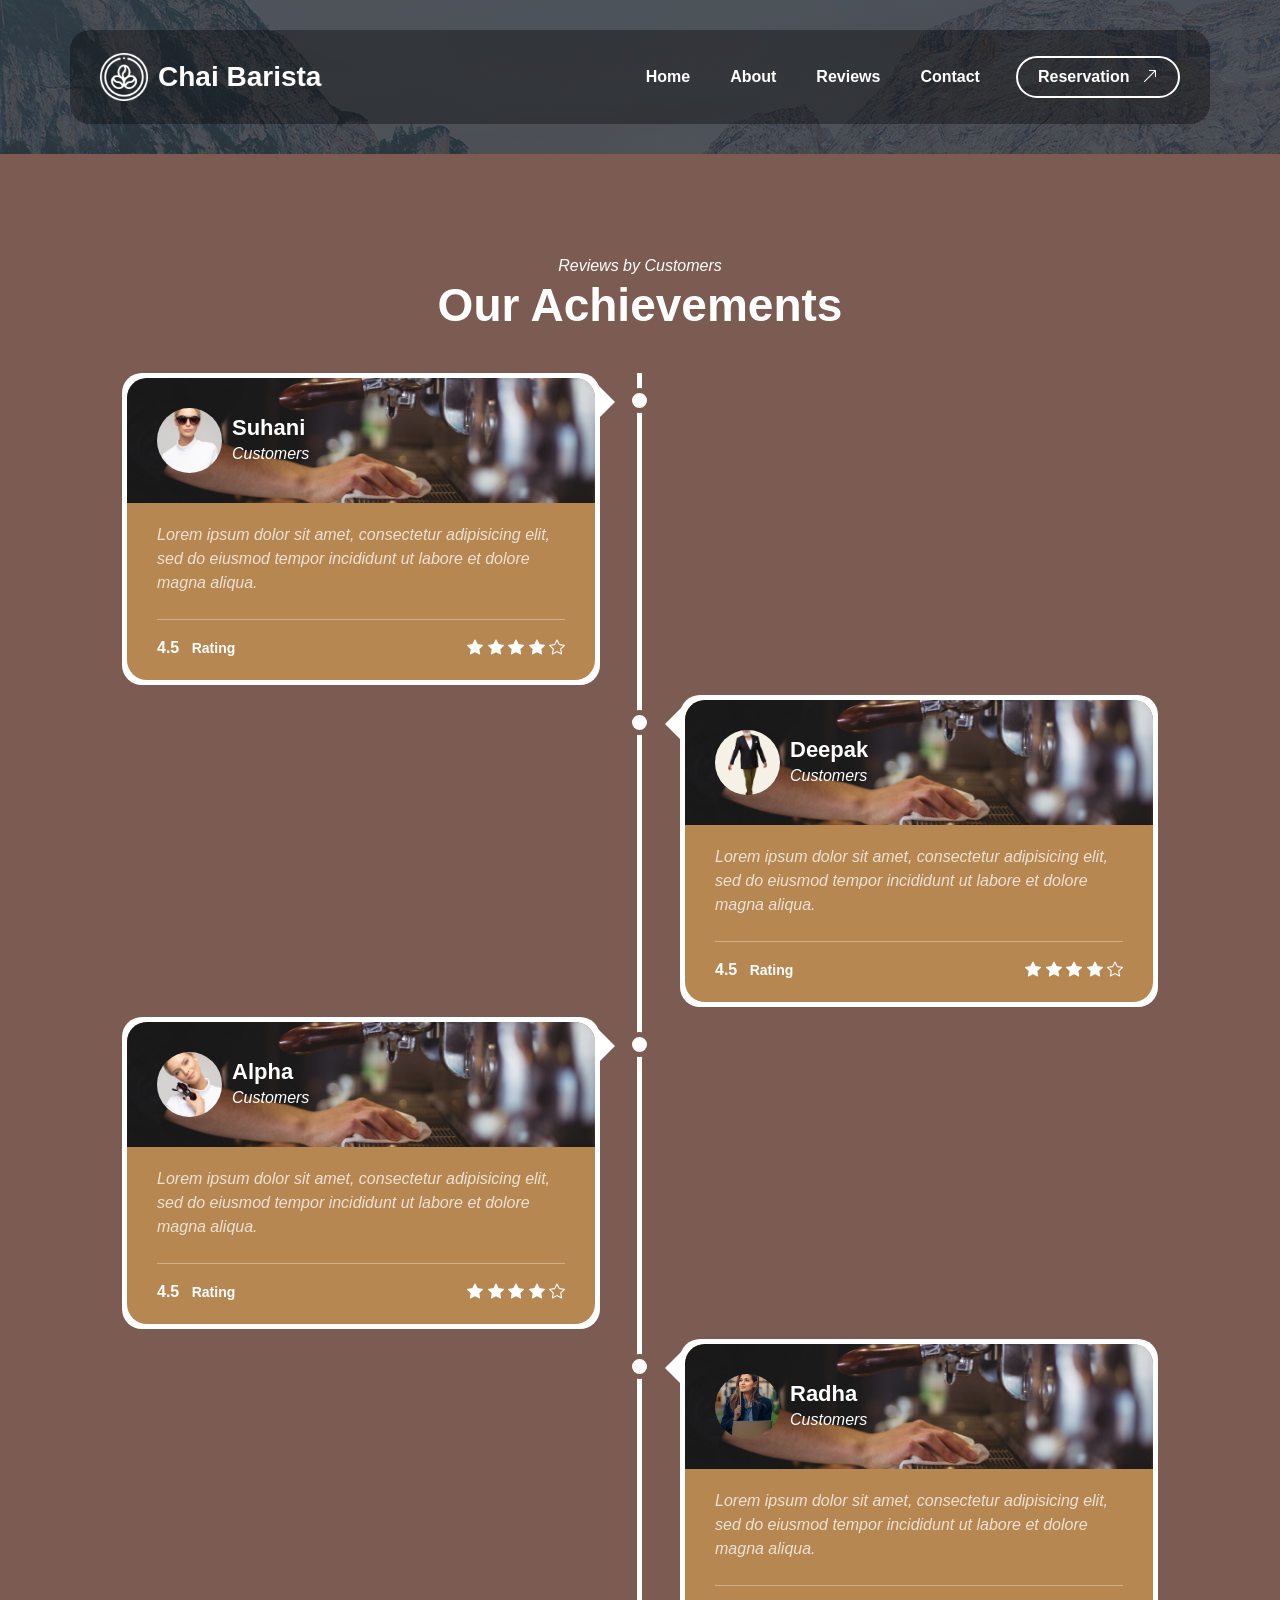
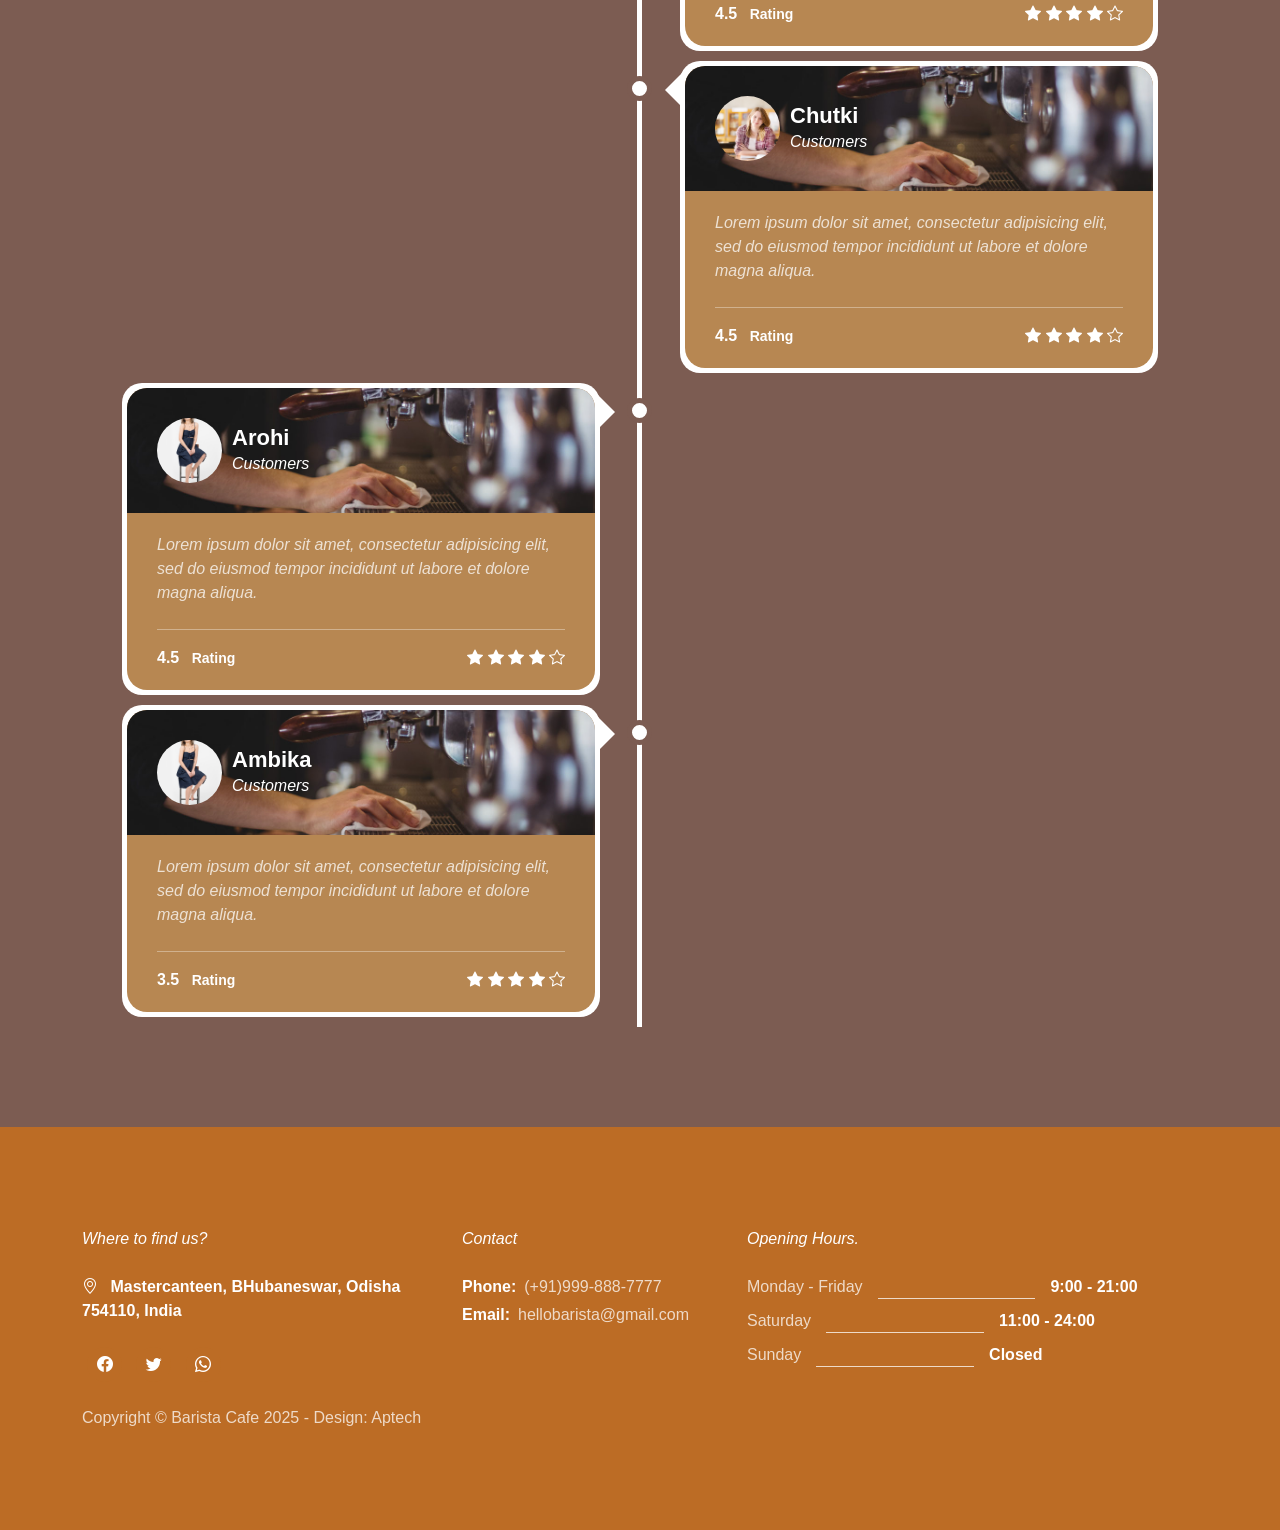
<file: Review.html>
<!DOCTYPE html>
<html lang="en">

<head>
    <meta charset="UTF-8">
    <meta name="viewport" content="width=device-width, initial-scale=1.0">
    <title>Review</title>
    <link href="css/bootstrap.min.css" rel="stylesheet">
    <link href="css/bootstrap-icons.css" rel="stylesheet">
    <link href="css/vegas.min.css" rel="stylesheet">
    <link href="css/barista.css" rel="stylesheet">
</head>

<body>
    <nav class="navbar navbar-expand-lg">
        <div class="container">
            <a class="navbar-brand d-flex align-items-center" href="index.html">
                <img src="images/coffee-beans.png" class="navbar-brand-image img-fluid" alt="Barista Cafe Template">
                 Chai Barista
            </a>
            <button class="navbar-toggler" type="button" data-bs-toggle="collapse" data-bs-target="#navbarNav"
                aria-controls="navbarNav" aria-expanded="false" aria-label="Toggle navigation">
                <span class="navbar-toggler-icon"></span>
            </button>
            <div class="collapse navbar-collapse" id="navbarNav">
                <ul class="navbar-nav ms-lg-auto">
                    <li class="nav-item">
                        <a class="nav-link click-scroll" href="index.html">Home</a>
                    </li>
                    <li class="nav-item">
                        <a class="nav-link click-scroll" href="#section_2">About</a>
                    </li>
                    <li class="nav-item">
                        <a class="nav-link click-scroll" href="Review.html">Reviews</a>
                    </li>
                    <li class="nav-item">
                        <a class="nav-link click-scroll" href="Contact.html">Contact</a>
                    </li>
                </ul>
                <div class="ms-lg-3">
                    <a class="btn custom-btn custom-border-btn" href="reservation.html">
                        Reservation
                        <i class="bi-arrow-up-right ms-2"></i>
                    </a>
                </div>
            </div>
        </div>
    </nav>
    <section class="reviews-section section-padding section-bg" id="section_4">
        <div class="container">
            <div class="row justify-content-center">
                <div class="col-lg-12 col-12 text-center mb-4 pb-lg-2">
                    <em class="text-white">Reviews by Customers</em>
                    <h2 class="text-white">Our Achievements</h2>
                </div>
                <div class="timeline">
                    <div class="timeline-container timeline-container-left">
                        <div class="timeline-content">
                            <div class="reviews-block">
                                <div class="reviews-block-image-wrap d-flex align-items-center">
                                    <img src="images/shop_01.jpg"
                                        class="reviews-block-image img-fluid" alt="">
                                  <div class="">
                                        <h6 class="text-white mb-0">Suhani</h6>
                                        <em class="text-white"> Customers</em>
                                    </div>
                                </div>
                                <div class="reviews-block-info">
                                    <p>Lorem ipsum dolor sit amet, consectetur adipisicing elit, sed do eiusmod tempor
                                        incididunt ut labore et dolore magna aliqua.</p>
                                    <div class="d-flex border-top pt-3 mt-4">
                                        <strong class="text-white">4.5 <small class="ms-2">Rating</small></strong>
                                        <div class="reviews-group ms-auto">
                                            <i class="bi-star-fill"></i>
                                            <i class="bi-star-fill"></i>
                                            <i class="bi-star-fill"></i>
                                            <i class="bi-star-fill"></i>
                                            <i class="bi-star"></i>
                                        </div>
                                    </div>
                                </div>
                            </div>
                        </div>
                    </div>
                    <div class="timeline-container timeline-container-right">
                        <div class="timeline-content">
                            <div class="reviews-block">
                                <div class="reviews-block-image-wrap d-flex align-items-center">
                                    <img src="images/shop_05.jpg"
                                        class="reviews-block-image img-fluid" alt="">
                                    <div class="">
                                        <h6 class="text-white mb-0">Deepak</h6>
                                        <em class="text-white"> Customers</em>
                                    </div>
                                </div>
                                <div class="reviews-block-info">
                                    <p>Lorem ipsum dolor sit amet, consectetur adipisicing elit, sed do eiusmod tempor
                                        incididunt ut labore et dolore magna aliqua.</p>
                                    <div class="d-flex border-top pt-3 mt-4">
                                        <strong class="text-white">4.5 <small class="ms-2">Rating</small></strong>
                                        <div class="reviews-group ms-auto">
                                            <i class="bi-star-fill"></i>
                                            <i class="bi-star-fill"></i>
                                            <i class="bi-star-fill"></i>
                                            <i class="bi-star-fill"></i>
                                            <i class="bi-star"></i>
                                        </div>
                                    </div>
                                </div>
                            </div>
                        </div>
                    </div>
                    <div class="timeline-container timeline-container-left">
                        <div class="timeline-content">
                            <div class="reviews-block">
                                <div class="reviews-block-image-wrap d-flex align-items-center">
                                    <img src="images/shop_09.jpg"
                                        class="reviews-block-image img-fluid" alt="">
                                    <div class="">
                                        <h6 class="text-white mb-0">Alpha</h6>
                                        <em class="text-white"> Customers</em>
                                    </div>
                                </div>
                                <div class="reviews-block-info">
                                    <p>Lorem ipsum dolor sit amet, consectetur adipisicing elit, sed do eiusmod tempor
                                        incididunt ut labore et dolore magna aliqua.</p>
                                    <div class="d-flex border-top pt-3 mt-4">
                                        <strong class="text-white">4.5 <small class="ms-2">Rating</small></strong>
                                        <div class="reviews-group ms-auto">
                                            <i class="bi-star-fill"></i>
                                            <i class="bi-star-fill"></i>
                                            <i class="bi-star-fill"></i>
                                            <i class="bi-star-fill"></i>
                                            <i class="bi-star"></i>
                                        </div>
                                    </div>
                                </div>
                            </div>
                        </div>
                    </div>
                    <div class="timeline-container timeline-container-right">
                        <div class="timeline-content">
                            <div class="reviews-block">
                                <div class="reviews-block-image-wrap d-flex align-items-center">
                                    <img src="images/it.jpg"
                                        class="reviews-block-image img-fluid" alt="">
                                    <div class="">
                                        <h6 class="text-white mb-0">Radha</h6>
                                        <em class="text-white"> Customers</em>
                                    </div>
                                </div>
                                <div class="reviews-block-info">
                                    <p>Lorem ipsum dolor sit amet, consectetur adipisicing elit, sed do eiusmod tempor
                                        incididunt ut labore et dolore magna aliqua.</p>
                                    <div class="d-flex border-top pt-3 mt-4">
                                        <strong class="text-white">4.5 <small class="ms-2">Rating</small></strong>
                                        <div class="reviews-group ms-auto">
                                            <i class="bi-star-fill"></i>
                                            <i class="bi-star-fill"></i>
                                            <i class="bi-star-fill"></i>
                                            <i class="bi-star-fill"></i>
                                            <i class="bi-star"></i>
                                        </div>
                                    </div>
                                </div>
                            </div>
                        </div>
                    </div>
                    <div class="timeline-container timeline-container-right">
                        <div class="timeline-content">
                            <div class="reviews-block">
                                <div class="reviews-block-image-wrap d-flex align-items-center">
                                    <img src="images/physics.jpg"
                                        class="reviews-block-image img-fluid" alt="">
                                    <div class="">
                                        <h6 class="text-white mb-0">Chutki</h6>
                                        <em class="text-white"> Customers</em>
                                    </div>
                                </div>
                                <div class="reviews-block-info">
                                    <p>Lorem ipsum dolor sit amet, consectetur adipisicing elit, sed do eiusmod tempor
                                        incididunt ut labore et dolore magna aliqua.</p>
                                    <div class="d-flex border-top pt-3 mt-4">
                                        <strong class="text-white">4.5 <small class="ms-2">Rating</small></strong>
                                        <div class="reviews-group ms-auto">
                                            <i class="bi-star-fill"></i>
                                            <i class="bi-star-fill"></i>
                                            <i class="bi-star-fill"></i>
                                            <i class="bi-star-fill"></i>
                                            <i class="bi-star"></i>
                                        </div>
                                    </div>
                                </div>
                            </div>
                        </div>
                    </div>
                    <div class="timeline-container timeline-container-left">
                        <div class="timeline-content">
                            <div class="reviews-block">
                                <div class="reviews-block-image-wrap d-flex align-items-center">
                                    <img src="images/shop_03.jpg"
                                        class="reviews-block-image img-fluid" alt="">
                                    <div class="">
                                        <h6 class="text-white mb-0">Arohi</h6>
                                        <em class="text-white"> Customers</em>
                                    </div>
                                </div>
                                <div class="reviews-block-info">
                                    <p>Lorem ipsum dolor sit amet, consectetur adipisicing elit, sed do eiusmod tempor
                                        incididunt ut labore et dolore magna aliqua.</p>
                                    <div class="d-flex border-top pt-3 mt-4">
                                        <strong class="text-white">4.5 <small class="ms-2">Rating</small></strong>
                                        <div class="reviews-group ms-auto">
                                            <i class="bi-star-fill"></i>
                                            <i class="bi-star-fill"></i>
                                            <i class="bi-star-fill"></i>
                                            <i class="bi-star-fill"></i>
                                            <i class="bi-star"></i>
                                        </div>
                                    </div>
                                </div>
                            </div>
                        </div>
                    </div>
                     <div class="timeline-container timeline-container-left">
                        <div class="timeline-content">
                            <div class="reviews-block">
                                <div class="reviews-block-image-wrap d-flex align-items-center">
                                    <img src="images/shop_03.jpg"
                                        class="reviews-block-image img-fluid" alt="">
                                    <div class="">
                                        <h6 class="text-white mb-0">Ambika</h6>
                                        <em class="text-white"> Customers</em>
                                    </div>
                                </div>
                                <div class="reviews-block-info">
                                    <p>Lorem ipsum dolor sit amet, consectetur adipisicing elit, sed do eiusmod tempor
                                        incididunt ut labore et dolore magna aliqua.</p>
                                    <div class="d-flex border-top pt-3 mt-4">
                                        <strong class="text-white">3.5 <small class="ms-2">Rating</small></strong>
                                        <div class="reviews-group ms-auto">
                                            <i class="bi-star-fill"></i>
                                            <i class="bi-star-fill"></i>
                                            <i class="bi-star-fill"></i>
                                            <i class="bi-star-fill"></i>
                                            <i class="bi-star"></i>
                                        </div>
                                    </div>
                                </div>
                            </div>
                        </div>
                    </div>
                </div>
                
            </div>
        </div>
    </section>
    <footer class="site-footer">
        <div class="container">
            <div class="row">
                <div class="col-lg-4 col-12 me-auto">
                    <em class="text-white d-block mb-4">Where to find us?</em>
                    <strong class="text-white">
                        <i class="bi-geo-alt me-2"></i>
                        Mastercanteen, BHubaneswar, Odisha 754110, India
                    </strong>
                    <ul class="social-icon mt-4">
                        <li class="social-icon-item">
                            <a href="#" class="social-icon-link bi-facebook">
                            </a>
                        </li>
                        <li class="social-icon-item">
                            <a href="https://x.com/minthu" target="_new" class="social-icon-link bi-twitter">
                            </a>
                        </li>
                        <li class="social-icon-item">
                            <a href="#" class="social-icon-link bi-whatsapp">
                            </a>
                        </li>
                    </ul>
                </div>
                <div class="col-lg-3 col-12 mt-4 mb-3 mt-lg-0 mb-lg-0">
                    <em class="text-white d-block mb-4">Contact</em>
                    <p class="d-flex mb-1">
                        <strong class="me-2">Phone:</strong>
                        <a href="tel: 305-240-9671" class="site-footer-link">
                            (+91)999-888-7777
                        </a>
                    </p>
                    <p class="d-flex">
                        <strong class="me-2">Email:</strong>
                        <a href="mailto:info@yourgmail.com" class="site-footer-link">
                            hellobarista@gmail.com
                        </a>
                    </p>
                </div>
                <div class="col-lg-5 col-12">
                    <em class="text-white d-block mb-4">Opening Hours.</em>
                    <ul class="opening-hours-list">
                        <li class="d-flex">
                            Monday - Friday
                            <span class="underline"></span>
                            <strong>9:00 - 21:00</strong>
                        </li>
                        <li class="d-flex">
                            Saturday
                            <span class="underline"></span>
                            <strong>11:00 - 24:00</strong>
                        </li>
                        <li class="d-flex">
                            Sunday
                            <span class="underline"></span>
                            <strong>Closed</strong>
                        </li>
                    </ul>
                </div>
                <div class="col-lg-8 col-12 mt-4">
                    <p class="copyright-text mb-0">Copyright © Barista Cafe 2025
                        - Design: Aptech</p>
                </div>
            </div>
    </footer>
</body>
</html>
</file>
<file: css/barista.css>
:root {
  --white-color:                  #ffffff;
  --primary-color:                #BC6C25;
  --secondary-color:              #DDA15E;
  --section-bg-color:             #b78752;
  --custom-btn-bg-color:          #BC6C25;
  --custom-btn-bg-hover-color:    #DDA15E;
  --dark-color:                   #000000;
  --p-color:                      #717275;
  --border-color:                 #7fffd4;
  --link-hover-color:             #E76F51;

  --body-font-family:             'Plus Jakarta Sans', sans-serif;

  --h1-font-size:                 68px;
  --h2-font-size:                 46px;
  --h3-font-size:                 32px;
  --h4-font-size:                 28px;
  --h5-font-size:                 24px;
  --h6-font-size:                 22px;
  --p-font-size:                  20px;
  --btn-font-size:                16px;
  --form-btn-font-size:           18px;
  --menu-font-size:               16px;

  --border-radius-large:          100px;
  --border-radius-medium:         20px;
  --border-radius-small:          10px;

  --font-weight-thin:             200;
  --font-weight-light:            300;
  --font-weight-normal:           400;
  --font-weight-bold:             700;
}

body {
  background-color: var(--white-color);
  font-family: var(--body-font-family); 
}

h2,
h3,
h4,
h5,
h6 {
  color: var(--dark-color);
}

h1,
h2,
h3,
h4,
h5,
h6 {
  font-weight: var(--font-weight-bold);
}

h1 {
  font-size: var(--h1-font-size);
}

h2 {
  font-size: var(--h2-font-size);
}

h3 {
  font-size: var(--h3-font-size);
}

h4 {
  font-size: var(--h4-font-size);
}

h5 {
  font-size: var(--h5-font-size);
}

h6 {
  font-size: var(--h6-font-size);
}

p {
  color: var(--p-color);
  font-size: var(--p-font-size);
  font-weight: var(--font-weight-light);
}

ul li {
  color: var(--p-color);
  font-size: var(--p-font-size);
  font-weight: var(--font-weight-light);
}

a, 
button {
  touch-action: manipulation;
  transition: all 0.3s;
}

a {
  display: inline-block;
  color: var(--primary-color);
  text-decoration: none;
}

a:hover {
  color: var(--link-hover-color);
}

b,
strong {
  font-weight: var(--font-weight-bold);
}
.section-padding {
  padding-top: 100px;
  padding-bottom: 100px;
}

.section-bg {
  background-color: var(--section-bg-color);
}

.section-overlay {
  background-color: var(--dark-color);
  position: absolute;
  z-index: 9;
  top: 0;
  left: 0;
  pointer-events: none;
  width: 100%;
  height: 100%;
  opacity: 0.65;
}

.section-overlay + .container {
  position: relative;
  z-index: 22;
}

.back-top-icon {
  font-size: var(--h2-font-size);
}
.timeline {
  position: relative;
  max-width: 1200px;
  margin: 0 auto;
}

.timeline::after {
  content: '';
  position: absolute;
  width: 5px;
  background-color: var(--white-color);
  top: 0;
  bottom: 0;
  left: 50%;
  margin-left: -3px;
}

.timeline-container {
  padding: 10px 40px;
  padding-top: 0;
  position: relative;
  background-color: inherit;
  width: 50%;
}

.timeline-container::after {
  content: '';
  position: absolute;
  width: 25px;
  height: 25px;
  right: -12px;
  background-color: var(--white-color);
  border: 5px solid #7c5c52;
  top: 15px;
  border-radius: 50%;
  z-index: 1;
}

.timeline-container-left {
  left: 0;
}

.timeline-container-right {
  left: 50%;
}

.timeline-container-left::before {
  content: " ";
  height: 0;
  position: absolute;
  top: 9px;
  width: 0;
  z-index: 1;
  right: 25px;
  border: medium solid white;
  border-width: 20px 0 20px 20px;
  border-color: transparent transparent transparent white;
}

.timeline-container-right::before {
  content: " ";
  height: 0;
  position: absolute;
  top: 9px;
  width: 0;
  z-index: 1;
  left: 25px;
  border: medium solid white;
  border-width: 20px 20px 20px 0;
  border-color: transparent white transparent transparent;
}

.timeline-container-right::after {
  left: -13px;
}

.timeline-content {
  padding: 5px;
  background-color: var(--white-color);
  position: relative;
  border-radius: var(--border-radius-medium);
}

@media screen and (max-width: 991px) {
  .timeline::after {
    left: 31px;
  }

  .timeline-container {
    width: 100%;
    padding-left: 70px;
    padding-right: 25px;
  }

  .timeline-container::before {
    left: 58px;
    border: medium solid white;
    border-width: 20px 20px 20px 0;
    border-color: transparent white transparent transparent;
  }

  .timeline-container-left::after, .timeline-container-right::after {
    left: 6px;
  }

  .timeline-container-right {
    left: 0%;
  }
}


.custom-btn {
  background: var(--custom-btn-bg-color);
  border: 2px solid transparent;
  border-radius: var(--border-radius-large);
  color: var(--white-color);
  font-size: var(--btn-font-size);
  font-weight: var(--font-weight-bold);
  line-height: normal;
  transition: all 0.3s;
  padding: 12px 28px;
}

.custom-btn:hover {
  background: var(--custom-btn-bg-hover-color);
  color: var(--white-color);
}

.custom-border-btn {
  background: transparent;
  border: 2px solid var(--white-color);
  color: var(--white-color);
}

.custom-border-btn:hover {
  background: var(--white-color);
  color: var(--secondary-color);
}

.custom-btn-bg-white {
  border-color: var(--white-color);
  color: var(--white-color);
}

.custom-btn-italic {
  font-style: italic;
}
.sticky-wrapper {
  position: absolute;
  z-index: 999999;
  top: 0;
  right: 0;
  left: 0;
}

.sticky-wrapper.is-sticky .container {
  background: rgba(0, 0, 0, 0.65);
  border-radius: var(--border-radius-medium);
  padding: 15px 30px;
}

.navbar {
  background: transparent;
  z-index: 999999;
  padding-top: 30px;
  padding-bottom: 30px;
}

.navbar .container {
  background: rgba(0, 0, 0, 0.35);
  border-radius: var(--border-radius-medium);
  padding: 15px 30px;
}

.navbar-brand,
.navbar-brand:hover {
  font-size: var(--h4-font-size);
  font-weight: var(--font-weight-bold);
  display: block;
  color: var(--white-color);
}

.navbar .navbar-brand-image {
  filter: brightness(0) invert(1);
}

.navbar-brand-image {
  width: 48px;
  height: auto;
  margin-right: 10px;
}

.navbar .custom-btn {
  padding: 10px 20px;
}

.navbar-expand-lg .navbar-nav .nav-link {
  border-radius: var(--border-radius-large);
  margin: 10px;
  padding: 10px;
}

.navbar-nav .nav-link {
  display: inline-block;
  color: var(--white-color);
  font-size: var(--menu-font-size);
  font-weight: var(--font-weight-bold);
  padding-top: 15px;
  padding-bottom: 15px;
}

.navbar-nav .nav-link.active, 
.navbar-nav .nav-link:hover {
  color: var(--secondary-color);
}

.navbar .dropdown-menu {
  background: var(--white-color);
  box-shadow: 0 1rem 3rem rgba(0,0,0,.175);
  border: 0;
  display: inherit;
  opacity: 0;
  min-width: 9rem;
  margin-top: 20px;
  padding: 13px 0 10px 0;
  transition: all 0.3s;
  pointer-events: none;
}

.navbar .dropdown-menu::before {
  content: "";
  width: 0;
  height: 0;
  border-left: 20px solid transparent;
  border-right: 20px solid transparent;
  border-bottom: 15px solid var(--white-color);
  position: absolute;
  top: -10px;
  left: 10px;
}

.navbar .dropdown-item {
  display: inline-block;
  color: var(--p-color);
  font-size: var(--menu-font-size);
  font-weight: var(--font-weight-medium);
  position: relative;
}

.navbar .dropdown-item.active, 
.navbar .dropdown-item:active,
.navbar .dropdown-item:focus, 
.navbar .dropdown-item:hover {
  background: transparent;
  color: var(--link-hover-color);
}

.navbar .dropdown-toggle::after {
  content: "\f282";
  display: inline-block;
  font-family: bootstrap-icons !important;
  font-size: var(--menu-font-size);
  font-style: normal;
  font-weight: normal !important;
  font-variant: normal;
  text-transform: none;
  line-height: 1;
  vertical-align: -.125em;
  -webkit-font-smoothing: antialiased;
  -moz-osx-font-smoothing: grayscale;
  position: relative;
  left: 2px;
  border: 0;
}

@media screen and (min-width: 992px) {
  .navbar .dropdown:hover .dropdown-menu {
    opacity: 1;
    margin-top: 0;
    pointer-events: auto;
  }
}

.navbar-toggler {
  border: 0;
  padding: 0;
  cursor: pointer;
  margin: 0;
  width: 30px;
  height: 35px;
  outline: none;
}

.navbar-toggler:focus {
  outline: none;
  box-shadow: none;
}

.navbar-toggler[aria-expanded="true"] .navbar-toggler-icon {
  background: transparent;
}

.navbar-toggler[aria-expanded="true"] .navbar-toggler-icon:before,
.navbar-toggler[aria-expanded="true"] .navbar-toggler-icon:after {
  transition: top 300ms 50ms ease, -webkit-transform 300ms 350ms ease;
  transition: top 300ms 50ms ease, transform 300ms 350ms ease;
  transition: top 300ms 50ms ease, transform 300ms 350ms ease, -webkit-transform 300ms 350ms ease;
  top: 0;
}

.navbar-toggler[aria-expanded="true"] .navbar-toggler-icon:before {
  transform: rotate(45deg);
}

.navbar-toggler[aria-expanded="true"] .navbar-toggler-icon:after {
  transform: rotate(-45deg);
}

.navbar-toggler .navbar-toggler-icon {
  background: var(--white-color);
  transition: background 10ms 300ms ease;
  display: block;
  width: 30px;
  height: 2px;
  position: relative;
}

.navbar-toggler .navbar-toggler-icon:before,
.navbar-toggler .navbar-toggler-icon:after {
  transition: top 300ms 350ms ease, -webkit-transform 300ms 50ms ease;
  transition: top 300ms 350ms ease, transform 300ms 50ms ease;
  transition: top 300ms 350ms ease, transform 300ms 50ms ease, -webkit-transform 300ms 50ms ease;
  position: absolute;
  right: 0;
  left: 0;
  background: var(--white-color);
  width: 30px;
  height: 2px;
  content: '';
}

.navbar-toggler .navbar-toggler-icon::before {
  top: -8px;
}

.navbar-toggler .navbar-toggler-icon::after {
  top: 8px;
}
.hero-section {
  background-color: var(--dark-color);
  position: relative;
  overflow: hidden;
  min-height: 620px;
  text-align: center;
}

.hero-section::after {
  background-color: rgba(0, 0, 0, 0.65);
  border-radius: var(--border-radius-medium);
  content: "";
  position: absolute;
  top: 55%;
  left: 50%;
  transform: translate(-55%, -50%) rotate(45deg);
  width: 250px;
  height: 350px;
  pointer-events: none;
}

@media screen and (min-width: 991px) {
  .hero-section {
    height: 100vh;
  }
}

.hero-section h1 {
  color: var(--white-color);
}

.small-text {
  color: var(--secondary-color);
}

.hero-section .custom-border-btn {
  border-color: transparent;
}

.hero-section .container {
  position: relative;
  z-index: 9;
}

.hero-slides {
  width: 100%;
  height: 100%;
  position: absolute !important;
}

.opening-hours-list {
  margin: 0;
  padding: 0;
}

.opening-hours-list li {
  color: rgba(255, 255, 255, 0.75);
  font-size: var(--btn-font-size);
  font-weight: var(--font-weight-normal);
  margin-bottom: 10px;
}

.opening-hours-list li .underline {
  background-color: rgba(255, 255, 255, 0.75);
  width: 35%;
  height: 1px;
  margin: auto 15px 0 15px;
}
.about-section {
  background-color: var(--secondary-color);
  position: relative;
}

.about-section .ratio {
  border-radius: var(--border-radius-medium);
}

.custom-video {
  border-radius: var(--border-radius-medium);
  width: 100%;
  height: 100%;
  object-fit: cover;
}

.about-image-wrap {
  border-radius: var(--border-radius-medium);
  position: relative;
  overflow: hidden;
}

.about-video-info {
  background-image: linear-gradient(to bottom, rgba(0, 0, 0, 0.35), rgba(188, 108, 37, 1));
  border-radius: var(--border-radius-medium);
  bottom: 0;
  height: auto;
  padding: 40px;
}

.about-video-info h4 {
  color: var(--white-color);
}

.about-section h6 {
  color: var(--secondary-color);
}

.team-block-wrap {
  background-color: var(--secondary-color);
  border-radius: var(--border-radius-medium);
  position: relative;
  overflow: hidden;
  max-height: 450px;
  cursor: pointer;
}

.team-block-wrap:hover .team-block-image {
  transform: scale(1.2);
}

.team-block-image-wrap {
  width: 100%;
}

.team-block-image {
  display: block;
  object-fit: cover;
  width: 100%;
  height: 100%;
  transition: all 0.3s;
}

.team-block-info {
  background-image: linear-gradient(to bottom, rgba(0, 0, 0, 0.35), rgba(188, 108, 37, 1));
  position: absolute;
  z-index: 2;
  top: 0;
  right: 0;
  bottom: 0;
  left: 0;
  padding: 30px;
}

.team-block-info .badge {
  margin: auto;
  top: 2px;
  bottom: 0;
}
.menu-section {
  background-image: url('../images/coffee.jpg');
  background-repeat: no-repeat;
  background-size: cover;
}

.menu-block-wrap {
  background: rgba(0, 0, 0, 0.65);
  border-radius: var(--border-radius-medium);
  padding: 45px;
}

.menu-block .border-top {
  border-top-color: rgba(255, 255, 255, 0.35) !important;
}

.menu-block h6 {
  color: var(--white-color);
}

.menu-block small {
  color: rgba(255, 255, 255, 0.35);
}

.menu-block strong {
  color: var(--secondary-color);
}

.menu-block-image {
  border-radius: 100%;
  width: 350px;
  height: 350px;
  object-fit: cover;
  display: block;
  margin: auto;
  cursor: pointer;
}

.badge {
  background-color: var(--primary-color);
  font-size: 12px;
  position: relative;
  bottom: 4px;
  padding-bottom: 6px;
}

.badge::before {
  content: "";
  position: absolute;
  top: 0;
  bottom: 0;
  left: -5px;
  border-top: 10px solid transparent;
  border-bottom: 10px solid transparent;
  border-right: 10px solid var(--primary-color);
}
.reviews-section {
  background-color: #7c5c52;
}

.reviews-block {
  background-color: var(--section-bg-color);
  border-radius: var(--border-radius-medium);
  position: relative;
  overflow: hidden;
}

.reviews-block .border-top {
  border-top-color: rgba(255, 255, 255, 0.35) !important;
}

.reviews-block-image-wrap {
  background-image: url('../images/mid-section-waitress-wiping-espresso-machine-with-napkin-cafa-c.jpg');
  background-repeat: no-repeat;
  background-size: cover;
  background-position: center;
  padding: 30px;
}

.reviews-block-image {
  border-radius: var(--border-radius-large);
  width: 65px;
  height: 65px;
  object-fit: cover;
  margin-right: 10px;
}

.reviews-block-info {
  padding: 20px 30px;
}

.reviews-block-info p {
  font-size: var(--btn-font-size);
  font-style: italic;
  color: rgba(255, 255, 255, 0.75);
}

.reviews-group i {
  color: var(--white-color);
}
.booking-section {
  background-image: url('../images/cafe-area.jpg');
  background-repeat: no-repeat;
  background-position: center;
  background-size: cover;
  position: relative;
}
.navbar{
  background-image: url('../images/bg-img-1.jpg');
}

.booking-form-wrap {
  background-color: rgba(0, 0, 0, 0.65);
  border-radius: var(--border-radius-medium);
  position: relative;
  overflow: hidden;
  margin-top: 100px;
}

.booking-form {
  padding: 55px 65px;
}

.booking-form-image-wrap {
  position: relative;
  height: 100%;
}

.booking-form-image {
  width: 100%;
  height: 100%;
  object-fit: cover;
}

.booking-form-text span {
  color: var(--white-color);
  font-size: var(--btn-font-size);
}

.reservation-page .custom-border-btn {
  border-color: var(--secondary-color);
  color: var(--secondary-color);
}

.reservation-page .custom-border-btn:hover {
  border-color: transparent;
}                 
.contact-section {
  background-image: linear-gradient(to bottom, rgba(0, 0, 0, 0.45), rgba(188, 108, 37, 1));
  background-repeat: no-repeat;
  background-position: center;
  background-size: cover;
}

.google-map {
  border-radius: var(--border-radius-medium);
  filter: grayscale(100);
}

.contact-block-wrap {
  background: var(--primary-color);
  border-radius: var(--border-radius-medium);
  padding: 0;
  min-height: 200px;
}

.contact-block {
  background: var(--secondary-color);
  border-radius: var(--border-radius-medium);
  transform: rotate(8deg);
  height: 100%;
  padding: 20px 40px;
}

.contact-block h6 {
  transform: rotate(-8deg);
}

.contact-block .custom-icon {
  background: var(--primary-color);
  border-radius: var(--border-radius-large);
  display: block;
  width: 50px;
  height: 50px;
  line-height: 50px;
  text-align: center;
  position: relative;
}

.contact-block strong {
  display: block;
  color: var(--white-color);
  text-transform: uppercase;
  margin-top: 20px;
  margin-bottom: 10px;
}
.custom-form .form-control {
  color: var(--p-color);
  border-radius: var(--border-radius-small);
  margin-bottom: 30px;
  padding-top: 13px;
  padding-bottom: 13px;
  box-shadow: none;
  outline: none;
  transition: all 0.3s;
}

.custom-form .form-control:hover,
.custom-form .form-control:focus {
  background: var(--primary-color);
  border-color: transparent;
}

.custom-form .form-label {
  color: var(--white-color);
  font-style: italic;
  margin-bottom: 15px;
}

.custom-form button[type="submit"] {
  background: var(--custom-btn-bg-color);
  border: none;
  border-radius: var(--border-radius-large);
  color: var(--white-color);
  font-size: var(--form-btn-font-size);
  font-weight: var(--font-weight-bold);
  transition: all 0.3s;
  margin-bottom: 0;
}

.custom-form button[type="submit"]:hover,
.custom-form button[type="submit"]:focus {
  background: var(--white-color);
  border-color: transparent;
  color: var(--primary-color);
}

.contact-form .form-control,
.booking-form .form-control {
  background-color: transparent;
  border-color: rgba(255, 255, 255, 0.25);
}

.booking-form .form-control {
  color: var(--white-color);
}

.custom-form input::-webkit-input-placeholder,
.custom-form textarea::-webkit-input-placeholder {
   color: var(--white-color);
}

.booking-form input:-moz-placeholder,
.booking-form textarea:-moz-placeholder {
  color: var(--white-color);
}
.site-footer {
  background-color: var(--primary-color);
  padding-top: 100px;
  padding-bottom: 100px;
}

.site-footer strong {
  color: var(--white-color);
}

.site-footer p,
.site-footer-link {
  color: rgba(255, 255, 255, 0.75);
  font-size: var(--btn-font-size);
}

.site-footer-link {
  color: rgba(255, 255, 255, 0.75);
  font-size: var(--btn-font-size);
  transition: all 0.3s;
}

.site-footer-link:hover {
  color: rgba(255, 255, 255, 0.75);
  text-decoration: underline;
}

.copyright-text {
  color: rgba(255, 255, 255, 0.75);
  font-size: var(--menu-font-size);
}

.copyright-text a {
	color: rgba(255, 200, 160, 0.75);
}
.social-icon {
  margin: 0;
  padding: 0;
}

.social-icon-item {
  list-style: none;
  display: inline-block;
  vertical-align: top;
}

.social-icon-link {
  background: var(--primary-color);
  border-radius: var(--border-radius-large);
  color: var(--white-color);
  font-size: var(--menu-font-size);
  display: block;
  margin: 0 5px;
  text-align: center;
  width: 35px;
  height: 35px;
  line-height: 35px;
  transition: background 0.2s, color 0.2s;
}

.social-icon-link:hover {
  background: var(--white-color);
  color: var(--primary-color);
}

.social-icon-link span {
  display: block;
}
@media screen and (max-width: 1200px) {
  h1 {
    font-size: 62px;
  }
}

@media screen and (max-width: 991px) {
  h1 {
    font-size: 54px;
  }

  h2 {
    font-size: 36px;
  }

  h3 {
    font-size: 32px;
  }

  h4 {
    font-size: 28px;
  }

  h5 {
    font-size: 20px;
  }

  h6 {
    font-size: 18px;
  }

  .section-padding {
    padding-top: 50px;
    padding-bottom: 50px;
  }

  .hero-section {
    padding-top: 148px;
    padding-bottom: 100px;
  }

  .navbar-brand,
  .navbar-brand:hover {
    font-size: var(--h5-font-size);
  }

  .navbar-expand-lg .navbar-nav {
    padding-bottom: 20px;
  }

  .navbar-expand-lg .navbar-nav .nav-link {
    padding: 0;
    margin-bottom: 0;
  }

  .navbar .custom-btn {
    margin-bottom: 10px;
  }

  .booking-form {
    padding: 45px;
  }

  .contact-section .container {
    width: auto;
    margin-right: 10px;
    margin-left: 10px;
    padding: 35px;
  }

  .site-footer {
    padding-top: 50px;
    padding-bottom: 50px;
  }
}

@media screen and (max-width: 767px) {
  .custom-btn {
    font-size: 14px;
    padding: 12px 20px;
  }

  .menu-block-wrap,
  .reviews-block-image-wrap,
  .reviews-block-info {
    padding: 20px;
  }
}


@media screen and (max-width: 578px) {
  .navbar .container,
  .sticky-wrapper.is-sticky .container {
    margin-right: 10px;
    margin-left: 10px;
  }
}


@media screen and (max-width: 480px) {
  h1 {
    font-size: 38px;
  }

  h2 {
    font-size: 28px;
  }

  h3 {
    font-size: 26px;
  }

  h4 {
    font-size: 22px;
  }

  h5 {
    font-size: 20px;
  }

  .hero-section::after {
    width: 200px;
    height: 200px;
  }

  .booking-form {
    padding: 35px;
  }

  .opening-hours-list li {
    font-size: 12px;
  }

  .reviews-block-image-wrap {
    flex-direction: column;
  }

  .reviews-block-image {
    margin-bottom: 15px;
  }

  .timeline-container {
    padding-left: 55px;
  }

  .timeline-container::before {
    left: 44px;
    border: medium solid white;
    border-width: 15px 15px 15px 0;
    border-color: transparent white transparent transparent;
  }

  .timeline-container-left::before,
  .timeline-container-right::before {
    top: 13px;
  }
}
</file>
<file: css/vegas.min.css>
.vegas-content-scrollable,.vegas-overlay,.vegas-slide,.vegas-slide-inner,.vegas-timer{position:absolute;top:0;left:0;bottom:0;right:0;overflow:hidden;border:none;padding:0;margin:0}.vegas-content-scrollable{position:relative;height:100%;overflow:auto}.vegas-overlay{opacity:.5;background:url(./overlays/02.png) center center}.vegas-timer{top:auto;bottom:0;height:2px}.vegas-timer-progress{width:0%;height:100%;background:#fff;transition:width ease-out}.vegas-timer-running .vegas-timer-progress{width:100%}.vegas-slide,.vegas-slide-inner{margin:0;padding:0;background:center center no-repeat;transform:translateZ(0);will-change:transform,opacity}body .vegas-container{overflow:hidden!important;position:relative}.vegas-video{min-width:100%;min-height:100%;width:auto;height:auto}body.vegas-container{overflow:auto;position:static;z-index:-2}body.vegas-container>.vegas-overlay,body.vegas-container>.vegas-slide,body.vegas-container>.vegas-timer{position:fixed;z-index:-1}.vegas-transition-blur,.vegas-transition-blur2{opacity:0;filter:blur(32px) brightness(1.01)}.vegas-transition-blur-in,.vegas-transition-blur2-in{opacity:1;filter:blur(0) brightness(1.01)}.vegas-transition-blur2-out{opacity:0}.vegas-transition-burn,.vegas-transition-burn2{opacity:0;filter:contrast(1000%) saturate(1000%)}.vegas-transition-burn-in,.vegas-transition-burn2-in{opacity:1;filter:contrast(100%) saturate(100%)}.vegas-transition-burn2-out{opacity:0;filter:contrast(1000%) saturate(1000%)}.vegas-transition-fade,.vegas-transition-fade2{opacity:0}.vegas-transition-fade-in,.vegas-transition-fade2-in{opacity:1}.vegas-transition-fade2-out{opacity:0}.vegas-transition-flash,.vegas-transition-flash2{opacity:0;filter:brightness(25)}.vegas-transition-flash-in,.vegas-transition-flash2-in{opacity:1;filter:brightness(1)}.vegas-transition-flash2-out{opacity:0;filter:brightness(25)}.vegas-transition-negative,.vegas-transition-negative2{opacity:0;filter:invert(100%)}.vegas-transition-negative-in,.vegas-transition-negative2-in{opacity:1;filter:invert(0)}.vegas-transition-negative2-out{opacity:0;filter:invert(100%)}.vegas-transition-slideDown,.vegas-transition-slideDown2{transform:translateY(-100%)}.vegas-transition-slideDown-in,.vegas-transition-slideDown2-in{transform:translateY(0)}.vegas-transition-slideDown2-out{transform:translateY(100%)}.vegas-transition-slideLeft,.vegas-transition-slideLeft2{transform:translateX(100%)}.vegas-transition-slideLeft-in,.vegas-transition-slideLeft2-in{transform:translateX(0)}.vegas-transition-slideLeft2-out,.vegas-transition-slideRight,.vegas-transition-slideRight2{transform:translateX(-100%)}.vegas-transition-slideRight-in,.vegas-transition-slideRight2-in{transform:translateX(0)}.vegas-transition-slideRight2-out{transform:translateX(100%)}.vegas-transition-slideUp,.vegas-transition-slideUp2{transform:translateY(100%)}.vegas-transition-slideUp-in,.vegas-transition-slideUp2-in{transform:translateY(0)}.vegas-transition-slideUp2-out{transform:translateY(-100%)}.vegas-transition-swirlLeft,.vegas-transition-swirlLeft2{transform:scale(2) rotate(35deg);opacity:0}.vegas-transition-swirlLeft-in,.vegas-transition-swirlLeft2-in{transform:scale(1) rotate(0);opacity:1}.vegas-transition-swirlLeft2-out,.vegas-transition-swirlRight,.vegas-transition-swirlRight2{transform:scale(2) rotate(-35deg);opacity:0}.vegas-transition-swirlRight-in,.vegas-transition-swirlRight2-in{transform:scale(1) rotate(0);opacity:1}.vegas-transition-swirlRight2-out{transform:scale(2) rotate(35deg);opacity:0}.vegas-transition-zoomIn,.vegas-transition-zoomIn2{transform:scale(0);opacity:0}.vegas-transition-zoomIn-in,.vegas-transition-zoomIn2-in{transform:scale(1);opacity:1}.vegas-transition-zoomIn2-out,.vegas-transition-zoomOut,.vegas-transition-zoomOut2{transform:scale(2);opacity:0}.vegas-transition-zoomOut-in,.vegas-transition-zoomOut2-in{transform:scale(1);opacity:1}.vegas-transition-zoomOut2-out{transform:scale(0);opacity:0}.vegas-animation-kenburns{-webkit-animation:kenburns ease-out;animation:kenburns ease-out}@-webkit-keyframes kenburns{0%{transform:scale(1.5)}100%{transform:scale(1)}}@keyframes kenburns{0%{transform:scale(1.5)}100%{transform:scale(1)}}.vegas-animation-kenburnsDownLeft{-webkit-animation:kenburnsDownLeft ease-out;animation:kenburnsDownLeft ease-out}@-webkit-keyframes kenburnsDownLeft{0%{transform:scale(1.5) translate(10%,-10%)}100%{transform:scale(1) translate(0,0)}}@keyframes kenburnsDownLeft{0%{transform:scale(1.5) translate(10%,-10%)}100%{transform:scale(1) translate(0,0)}}.vegas-animation-kenburnsDownRight{-webkit-animation:kenburnsDownRight ease-out;animation:kenburnsDownRight ease-out}@-webkit-keyframes kenburnsDownRight{0%{transform:scale(1.5) translate(-10%,-10%)}100%{transform:scale(1) translate(0,0)}}@keyframes kenburnsDownRight{0%{transform:scale(1.5) translate(-10%,-10%)}100%{transform:scale(1) translate(0,0)}}.vegas-animation-kenburnsDown{-webkit-animation:kenburnsDown ease-out;animation:kenburnsDown ease-out}@-webkit-keyframes kenburnsDown{0%{transform:scale(1.5) translate(0,-10%)}100%{transform:scale(1) translate(0,0)}}@keyframes kenburnsDown{0%{transform:scale(1.5) translate(0,-10%)}100%{transform:scale(1) translate(0,0)}}.vegas-animation-kenburnsLeft{-webkit-animation:kenburnsLeft ease-out;animation:kenburnsLeft ease-out}@-webkit-keyframes kenburnsLeft{0%{transform:scale(1.5) translate(10%,0)}100%{transform:scale(1) translate(0,0)}}@keyframes kenburnsLeft{0%{transform:scale(1.5) translate(10%,0)}100%{transform:scale(1) translate(0,0)}}.vegas-animation-kenburnsRight{-webkit-animation:kenburnsRight ease-out;animation:kenburnsRight ease-out}@-webkit-keyframes kenburnsRight{0%{transform:scale(1.5) translate(-10%,0)}100%{transform:scale(1) translate(0,0)}}@keyframes kenburnsRight{0%{transform:scale(1.5) translate(-10%,0)}100%{transform:scale(1) translate(0,0)}}.vegas-animation-kenburnsUpLeft{-webkit-animation:kenburnsUpLeft ease-out;animation:kenburnsUpLeft ease-out}@-webkit-keyframes kenburnsUpLeft{0%{transform:scale(1.5) translate(10%,10%)}100%{transform:scale(1) translate(0,0)}}@keyframes kenburnsUpLeft{0%{transform:scale(1.5) translate(10%,10%)}100%{transform:scale(1) translate(0,0)}}.vegas-animation-kenburnsUpRight{-webkit-animation:kenburnsUpRight ease-out;animation:kenburnsUpRight ease-out}@-webkit-keyframes kenburnsUpRight{0%{transform:scale(1.5) translate(-10%,10%)}100%{transform:scale(1) translate(0,0)}}@keyframes kenburnsUpRight{0%{transform:scale(1.5) translate(-10%,10%)}100%{transform:scale(1) translate(0,0)}}.vegas-animation-kenburnsUp{-webkit-animation:kenburnsUp ease-out;animation:kenburnsUp ease-out}@-webkit-keyframes kenburnsUp{0%{transform:scale(1.5) translate(0,10%)}100%{transform:scale(1) translate(0,0)}}@keyframes kenburnsUp{0%{transform:scale(1.5) translate(0,10%)}100%{transform:scale(1) translate(0,0)}}
/*# sourceMappingURL=vegas.min.css.map */
</file>
